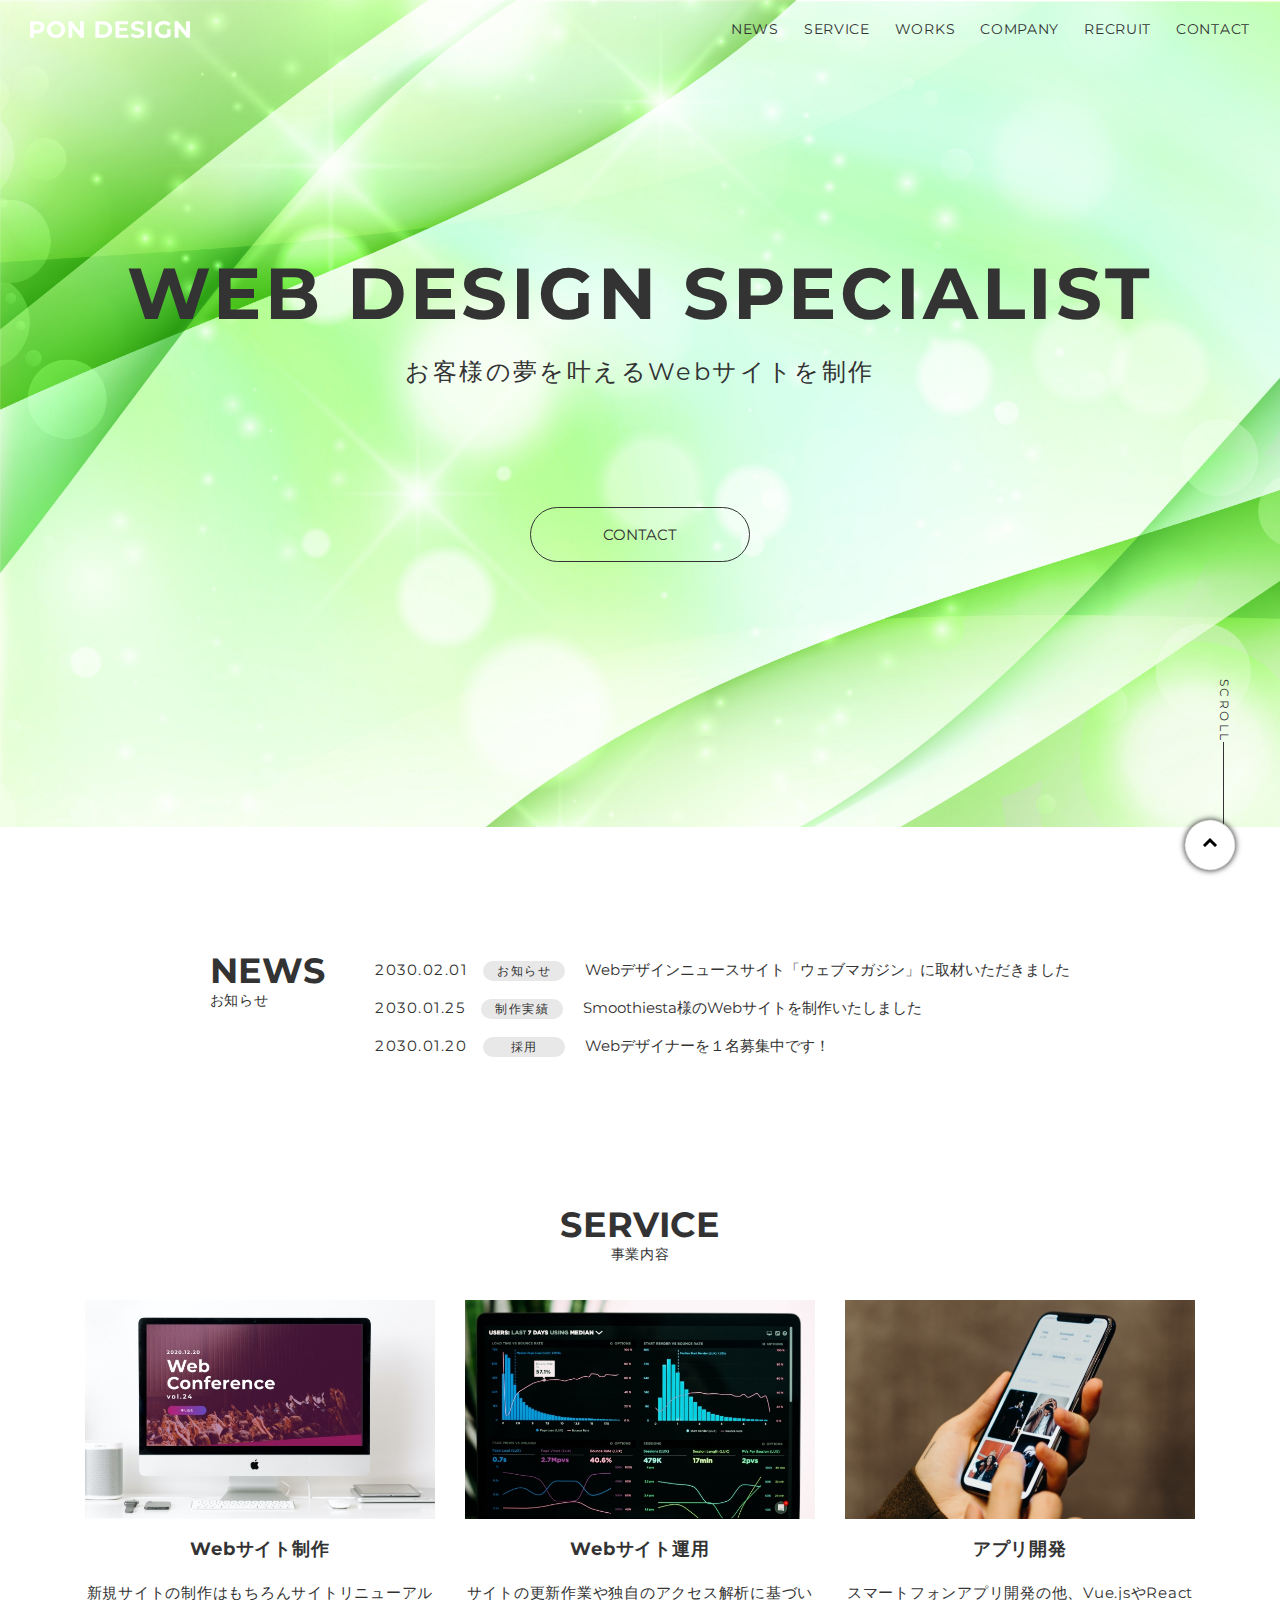
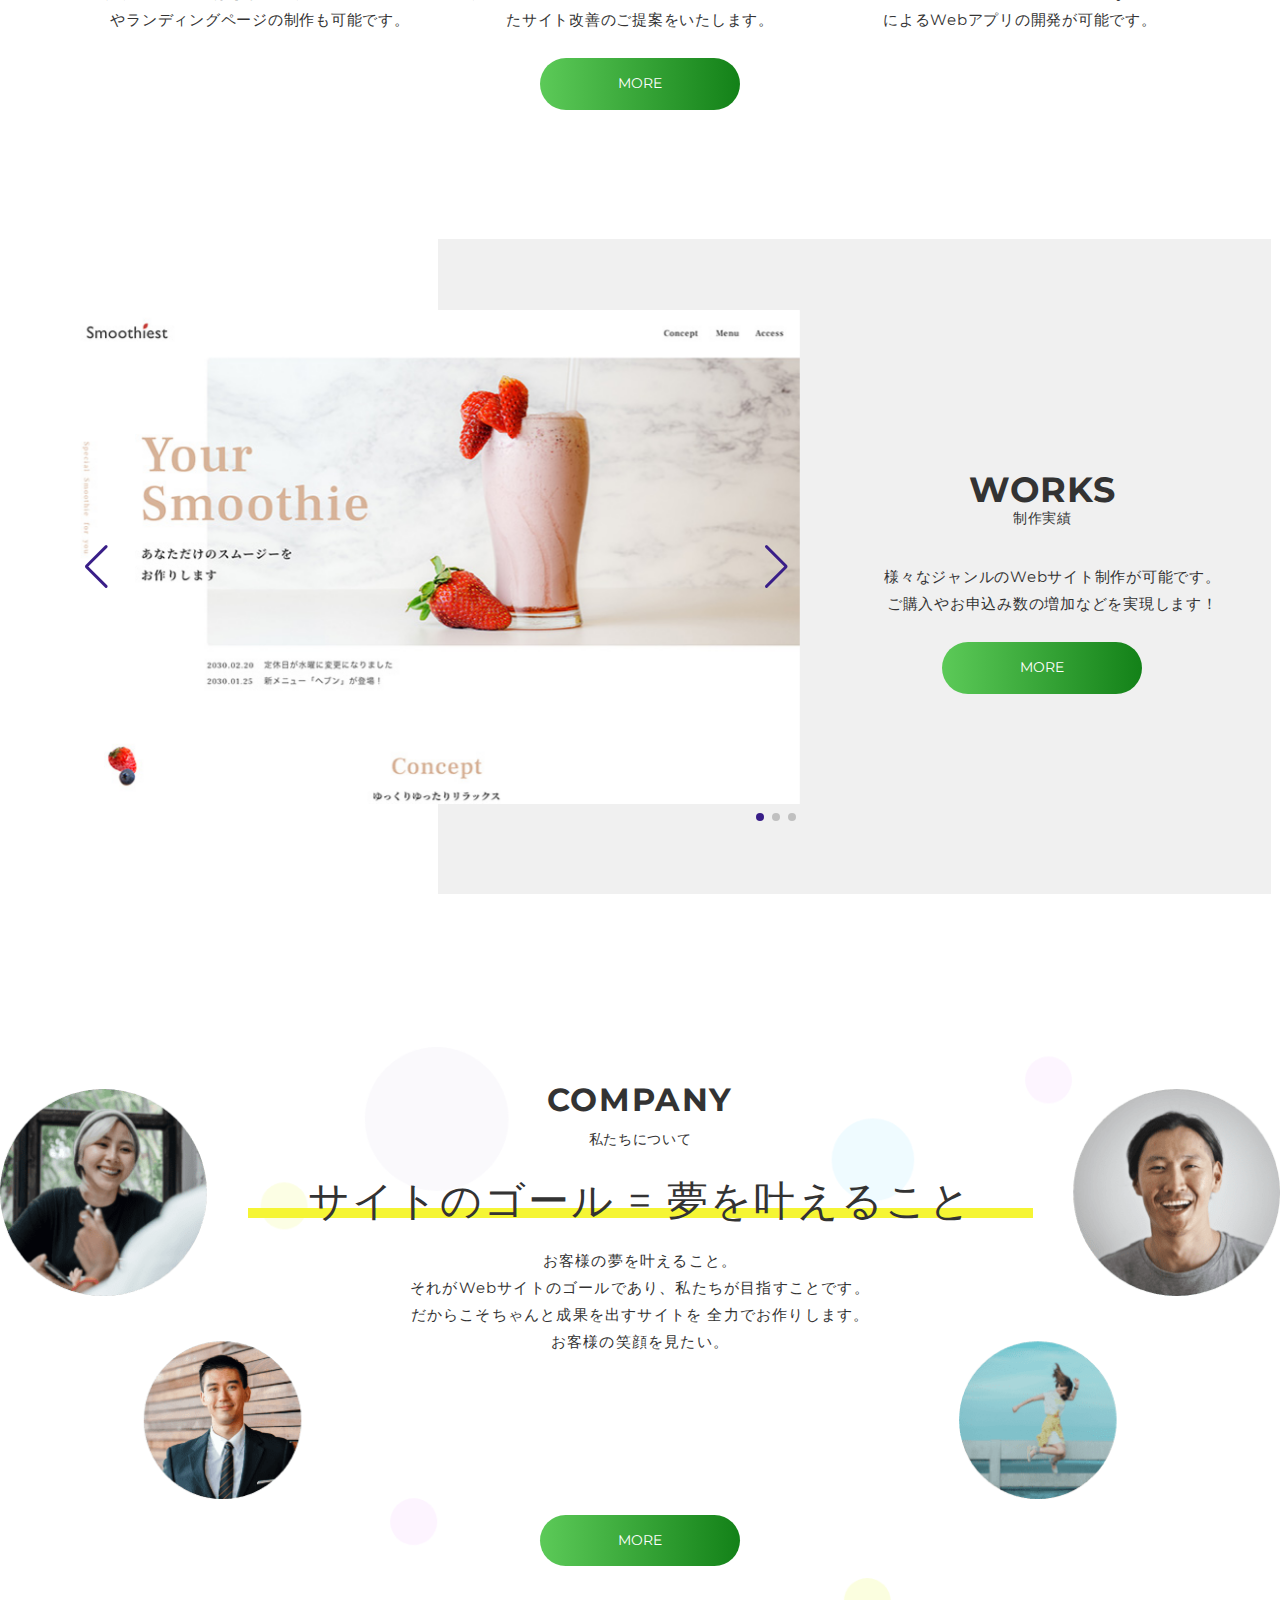
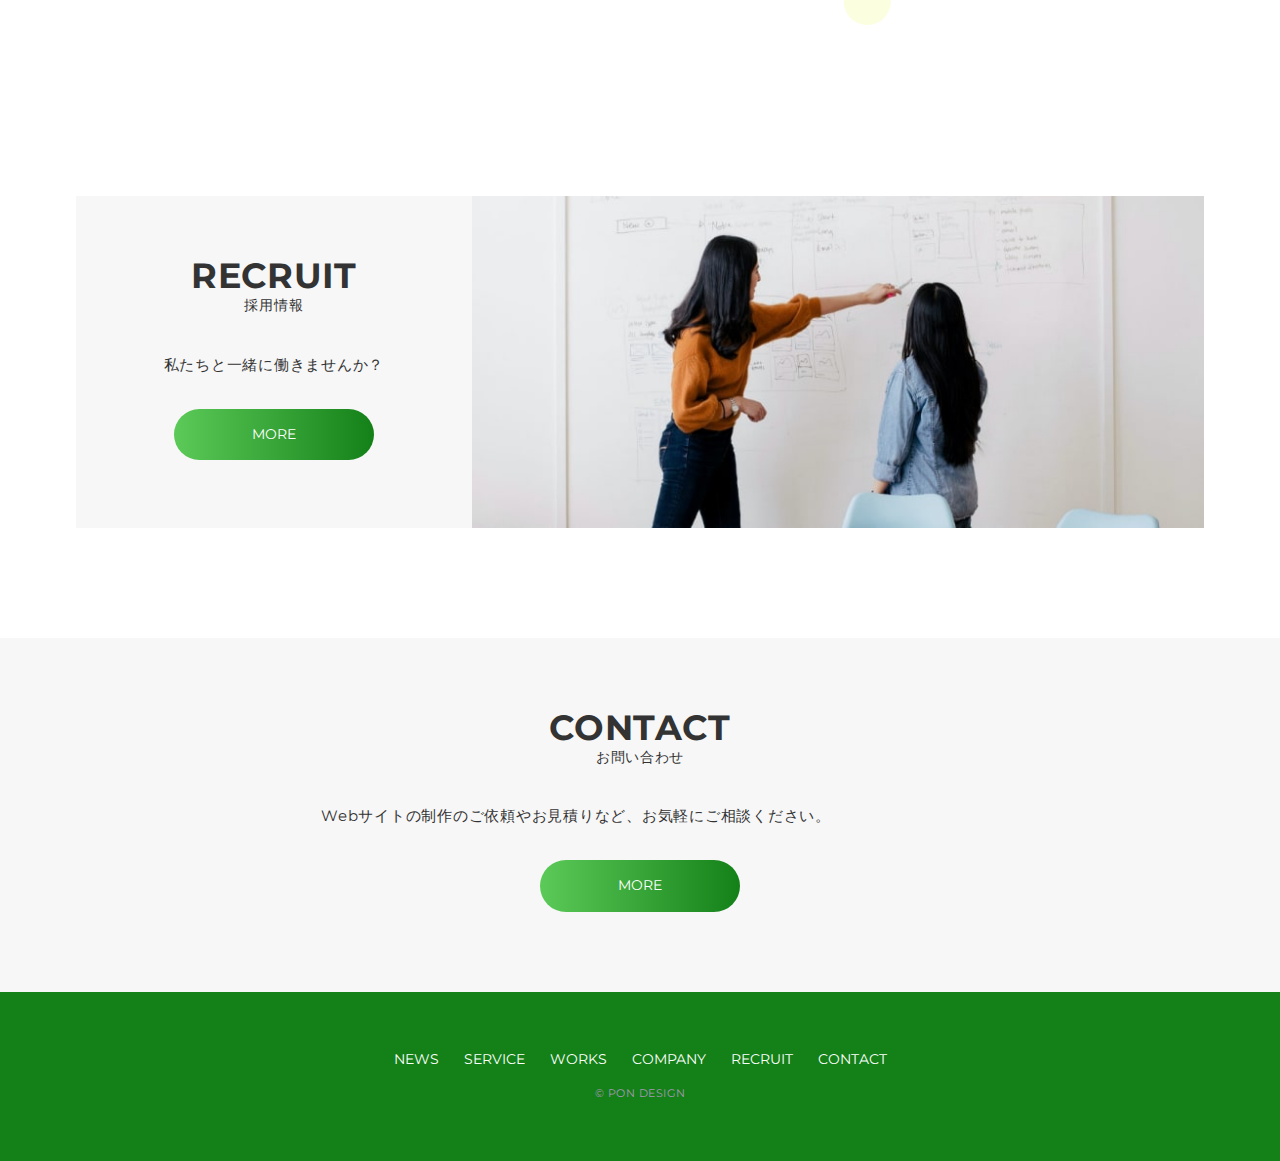
<file: pon_design/index.html>
<!DOCTYPE html>
<html lang="ja">
<head>
    <meta charset="UTF-8">
    <meta name="viewport" content="width=device-width, initial-scale=1.0">
    <meta name="robots" content="noindex , nofollow">
    <meta name="description" content="お客様の夢を叶えるWebサイトを制作">
    <meta property="og:title" content="pon_design">
    <meta property="og:description" content="お客様の夢を叶えるWebサイトを制作">
    <meta property="og:site/name" content="pon_design">
    <meta property="og:url" content="http://127.0.0.1:5501/index.html">
    <meta property="og:image" content="./img/icon.png">
    <meta property="og:locale" content="ja-jp">
    <meta property="og:type" content="website">
    <title>pon_design</title>
    <link rel="stylesheet" href="CSS/reset.css">
    <link rel="stylesheet" href="CSS/swiper-bundle.min.css">
    <link rel="stylesheet" href="CSS/common.css">
    <link rel="stylesheet" href="CSS/style.css">
    <link rel="icon" href="img/favicon.ico" type="image/x-icon">
    <link rel="apple-touch-icon" sizes="180x180" href="img/apple-touch-icon.png">
    <link rel="preconnect" href="https://fonts.googleapis.com">
<link rel="preconnect" href="https://fonts.gstatic.com" crossorigin>
<link href="https://fonts.googleapis.com/css2?family=Montserrat:ital,wght@0,100..900;1,100..900&display=swap" rel="stylesheet">
<link rel="preconnect" href="https://fonts.googleapis.com">
<link rel="preconnect" href="https://fonts.gstatic.com" crossorigin>
<link href="https://fonts.googleapis.com/css2?family=Montserrat:ital,wght@0,100..900;1,100..900&family=Noto+Sans+JP:wght@100..900&display=swap" rel="stylesheet">
</head>
<body>
    <!-- ヘッダー -->
    <header id="top" class="top-pg__header .header">
        <div class="header__area" id="header">
        <h1 class="site-title"><a href="index.html"><img src="img/logo.svg" alt="PON DESIGN"></a></h1>

        <div class="nav__toggle">
            <span></span>
            <span></span>
            <span></span>
        </div>
        <ul class="nav">
            <li><a href="news.html">NEWS</a></li>
            <li><a href="service.html">SERVICE</a></li>
            <li><a href="works.html">WORKS</a></li>
            <li><a href="company.html">COMPANY</a></li>
            <li><a href="recruit.html">RECRUIT</a></li>
            <li><a href="contact.html">CONTACT</a></li>
        </ul>
        </div>
        <div class="top__area">
        <h2 class="top__title">WEB DESIGN SPECIALIST</h2>
        <p class="top__sub-title">お客様の夢を叶えるWebサイトを制作</p>
        <div class="button"><a href="contact.html">CONTACT</a></div>
        </div>
        <div class="scroll">
            <span>SCROLL</span>
        </div>
        
    </header>

    <main>
        <!-- NEWS -->
        <section id="news" class="news">
            <div class="news__area">
            <div class="section__title">
            <h3 class="en__title">NEWS</h3>
            <p class="jp__title">お知らせ</p>
            </div>
        <ul class="post">
        <li>
            <a href="news.html">
            <div class="post__list">
            <span>2030.02.01</span>
            <span class="news__bun">お知らせ</span>
            </div>
            <p>Webデザインニュースサイト「ウェブマガジン」に取材いただきました</p>
            </a>
        </li>
        <li>
            <a href="works.html">
            <div class="post__list">
            <span>2030.01.25</span>
            <span class="news__bun">制作実績</span>
            </div>
            <p>Smoothiesta様のWebサイトを制作いたしました</p>
            </a>
        </li>
        <li>
            <a href="recruit.html">
            <div class="post__list">
            <span>2030.01.20</span>
            <span class="news__bun">採用</span>
            </div>
            <p>Webデザイナーを１名募集中です！</p></a>
            </li>
            </ul>
        </div>
        </section>

        <!-- service -->
        <section class="service">
            <h3 class="en__title">SERVICE</h3>
            <p class="jp__title">事業内容</p>
            <ul class="service__area">
                <li><img src="img/service01.jpg" alt="Webサイト制作"><h4 class="service__title">Webサイト制作</h4>
                <p class="service__text">新規サイトの制作はもちろんサイトリニューアルやランディングページの制作も可能です。</p></li>
                <li><img src="img/service02.jpg" alt="Webサイト運用"><h4 class="service__title">Webサイト運用</h4>
                <p class="service__text">サイトの更新作業や独自のアクセス解析に基づいたサイト改善のご提案をいたします。</p></li>
                <li><img src="img/service03.jpg" alt="アプリ開発"><h4 class="service__title">アプリ開発</h4>
                <p class="service__text">スマートフォンアプリ開発の他、Vue.jsやReactによるWebアプリの開発が可能です。</p></li>
            </ul>
            <div class="button"><a href="service.html">MORE</a></div>
        </section>

        <!-- WORKS -->
        <section class="works">
            <div class="container">
            <div class="swiper">
            <div class="swiper-wrapper">
                <div class="swiper-slide"><img src="img/works/smoothiesta.jpg" alt="smoothiestaのHP写真"></div>
                <div class="swiper-slide"><img src="img/works/lamina.jpg" alt="HP写真"></div>
                <div class="swiper-slide"><img src="img/works/web-conference.jpg" alt="HP写真"></div>
            </div>
            <!-- ページネーション -->
            <div class="swiper-pagination"></div>
            <!-- 矢印 -->
            <div class="swiper-button-prev"></div>
            <div class="swiper-button-next"></div>
            </div>
            <div class="works__area">
                <div class="works__desc">
                <h3 class="en__title">WORKS</h3>
            <p class="jp__title">制作実績</p>
            <p class="works__text">様々なジャンルのWebサイト制作が可能です。<br>ご購入やお申込み数の増加などを実現します！</p>
            <div class="button"><a href="works.html">MORE</a></div>
            </div>
            </div>
            </div>
        </section>

        <!-- COMPANY -->
        <section id="top-company" class="company">
            <h3 class="en__title">COMPANY</h3>
            <p class="jp__title">私たちについて</p>
            <p class="company__heading"><span>サイトのゴール = </span><span>夢を叶えること</span></p>
            <p class="company__text">お客様の夢を叶えること。<br>それがWebサイトのゴールであり、私たちが目指すことです。<br>だからこそちゃんと成果を出すサイトを 全力でお作りします。<br>お客様の笑顔を見たい。</p>
            <div class="button"><a href="company.html">MORE</a></div>
        </section>

        <!-- RECRUIT -->
        <section class="recruit">
            <div class="recruit__desc">
                <h3 class="en__title">RECRUIT</h3>
            <p class="jp__title">採用情報</p>
            <p class="recruit__text">私たちと一緒に働きませんか？</p>
            <div class="button"><a href="recruit.html">MORE</a></div>
            </div>
            <div class="recruit__img"><img src="img/recruit.jpg" alt="2人の女性"></div>
        </section>

        <!-- CONTACT -->
        <section class="contact">
            <h3 class="en__title">CONTACT</h3>
            <p class="jp__title">お問い合わせ</p>
            <p class="contact__text">Webサイトの制作のご依頼やお見積りなど、お気軽にご相談ください。</p>
            <div class="button"><a href="recruit.html">MORE</a></div>
        </section>
    </main>
    <!-- フッター -->
    <footer class="footer">
        <ul class="nav">
            <li><a href="news.html">NEWS</a></li>
            <li><a href="service.html">SERVICE</a></li>
            <li><a href="works.html">WORKS</a></li>
            <li><a href="company.html">COMPANY</a></li>
            <li><a href="recruit.html">RECRUIT</a></li>
            <li><a href="contact.html">CONTACT</a></li>
        </ul>
        <p class="small">&copy; PON DESIGN</p>
        <a href="#top" id="js-pagetop" class="pagetop"><span class="pagetop__arrow"></span>
        </a>
        
    </footer> 
    <script src="./JS/jquery-3.7.1.min.js"></script>
    <script src="./JS/swiper-bundle.min.js"></script>
    <script src="./JS/script.js"></script>
</body>
</html>
</file>
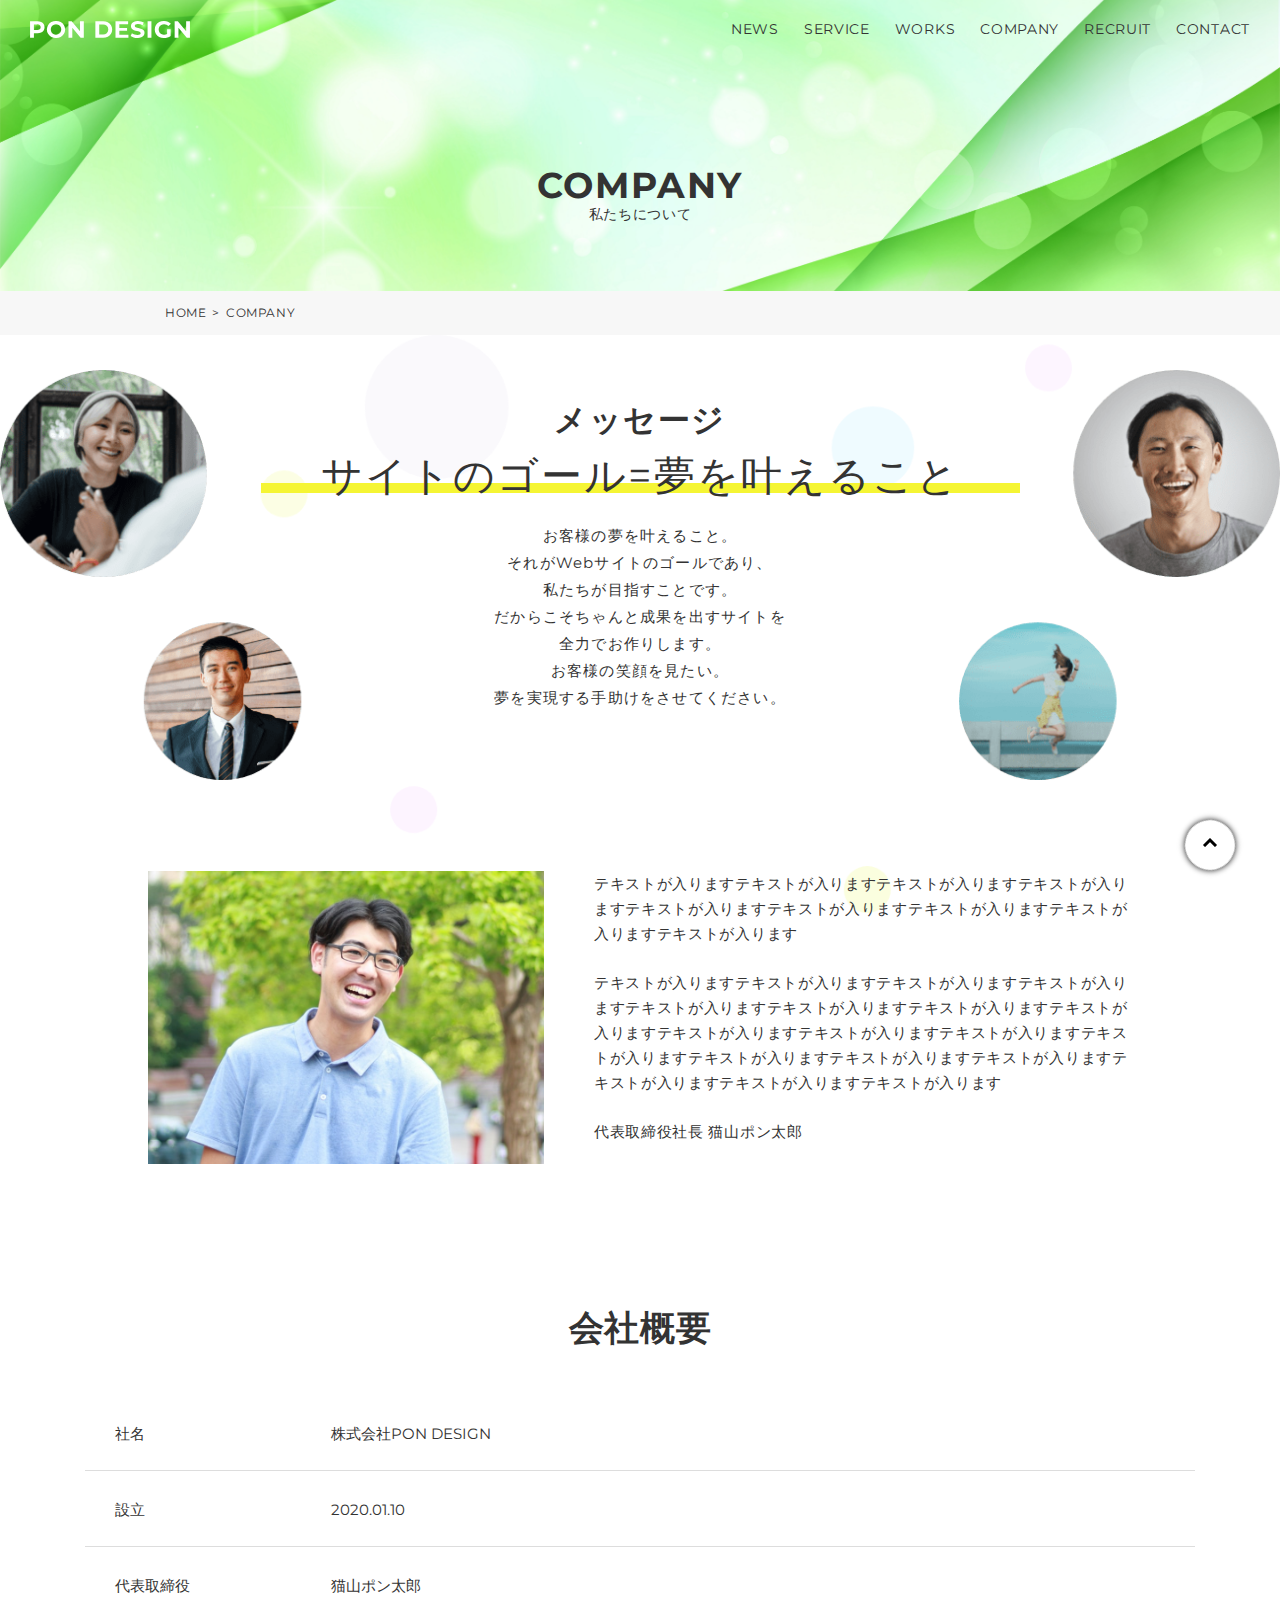
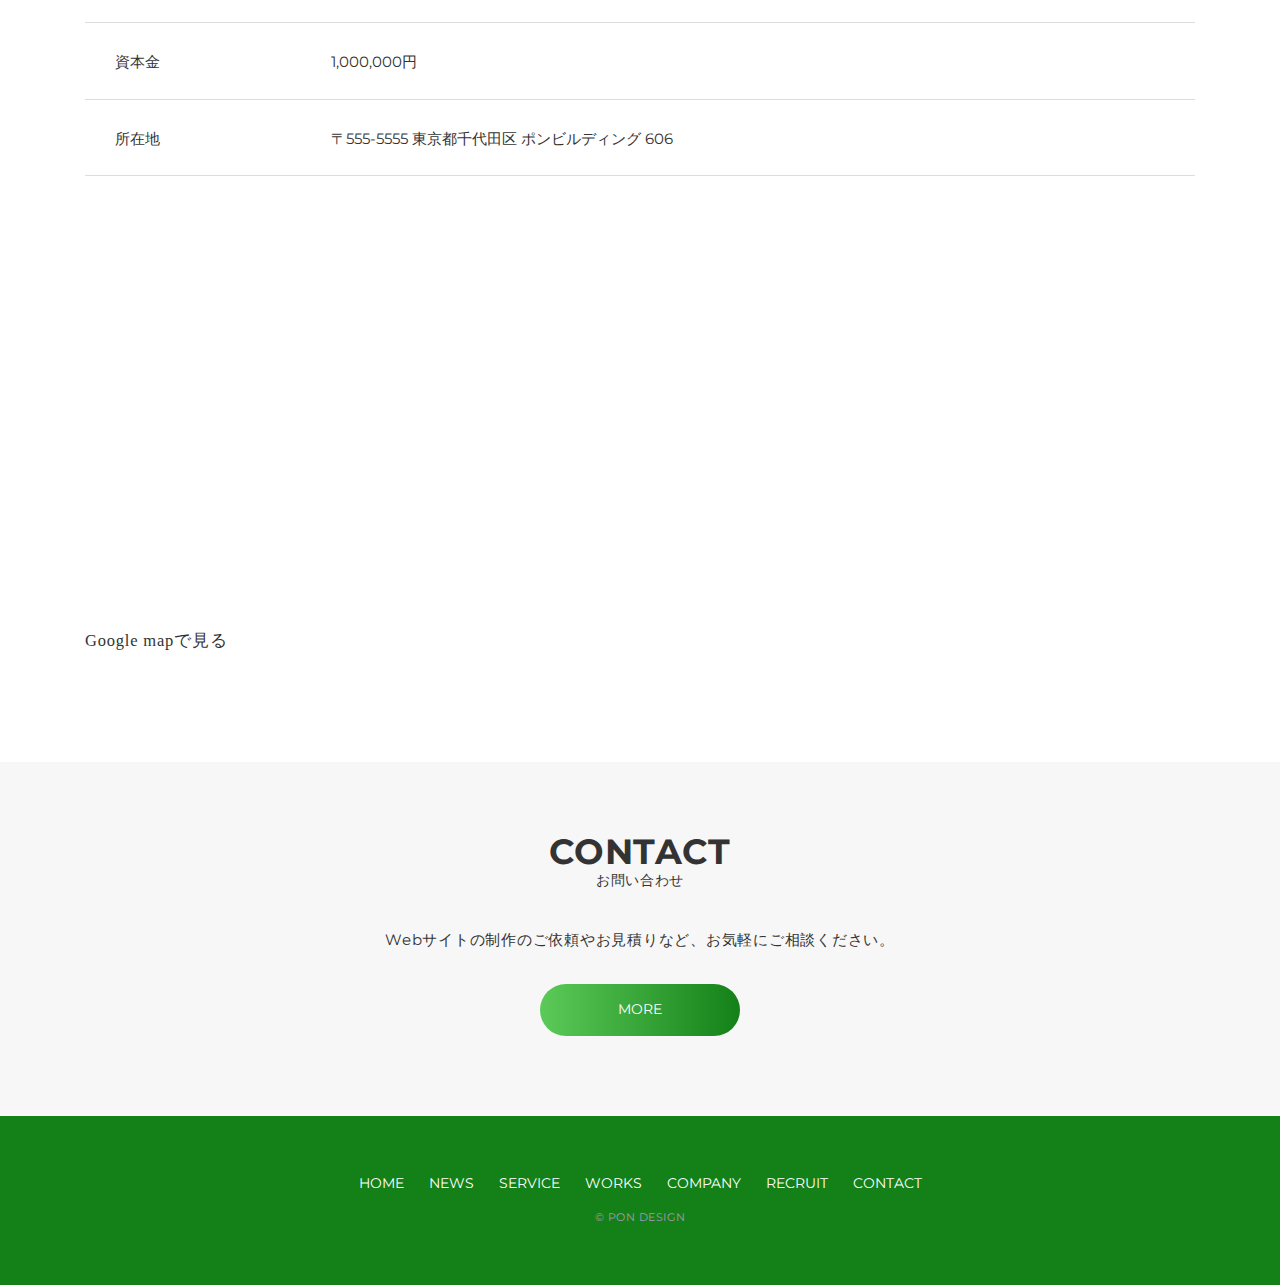
<file: pon_design/company.html>
<!DOCTYPE html>
<html lang="ja">
<head>
    <meta charset="UTF-8">
    <meta name="viewport" content="width=device-width, initial-scale=1.0">
    <meta name="robots" content="noindex , nofollow">
    <meta name="description" content="お客様の夢を叶えるWebサイトを制作">
    <meta property="og:title" content="COMPANY">
    <meta property="og:description" content="お客様の夢を叶えるWebサイトを制作">
    <meta property="og:site/name" content="pon_design">
    <meta property="og:url" content="http://127.0.0.1:5501/company.html">
    <meta property="og:image" content="./img/ogp.png">
    <meta property="og:locale" content="ja-jp">
    <meta property="og:type" content="article">
    <title>COMPANY</title>
    <link rel="stylesheet" href="CSS/reset.css">
    <link rel="stylesheet" href="CSS/common.css">
    <link rel="stylesheet" href="CSS/style.css">
    <link rel="icon" href="img/favicon.ico" type="image/x-icon">
    <link rel="apple-touch-icon" sizes="180x180" href="img/apple-touch-icon.png">
    <link rel="preconnect" href="https://fonts.googleapis.com">
<link rel="preconnect" href="https://fonts.gstatic.com" crossorigin>
<link href="https://fonts.googleapis.com/css2?family=Montserrat:ital,wght@0,100..900;1,100..900&display=swap" rel="stylesheet">
<link rel="preconnect" href="https://fonts.googleapis.com">
<link rel="preconnect" href="https://fonts.gstatic.com" crossorigin>
<link href="https://fonts.googleapis.com/css2?family=Montserrat:ital,wght@0,100..900;1,100..900&family=Noto+Sans+JP:wght@100..900&display=swap" rel="stylesheet">
</head>
<body>
    <!-- ヘッダー -->
    <header id="top" class="header">
        <div class="header__area" id="header">
        <h1 class="site-title"><a href="index.html"><img src="img/logo.svg" alt="PON DESIGN"></a></h1>

        <div class="nav__toggle">
            <span></span>
            <span></span>
            <span></span>
        </div>

        <ul class="nav">
            <li><a href="news.html">NEWS</a></li>
            <li><a href="service.html">SERVICE</a></li>
            <li><a href="works.html">WORKS</a></li>
            <li><a href="company.html">COMPANY</a></li>
            <li><a href="recruit.html">RECRUIT</a></li>
            <li><a href="contact.html">CONTACT</a></li>
        </ul>
        </div>
        <div class="top__area">
        <h2 class="top__title">COMPANY</h2>
        <p class="top__sub-title">私たちについて</p>
        </div>
    </header>
    <nav>
        <ol class="breadcrumd">
            <li><a href="index.html">HOME</a></li>
            <li>COMPANY</li>
        </ol>
    </nav>

    <main>
            <section class="company">
                <h3 class="en__title">メッセージ</h3>
                <p class="company__heading"><span>サイトのゴール=</span><span>夢を叶えること</span></p>
                <p class="company__text">お客様の夢を叶えること。<br> それがWebサイトのゴールであり、<br class="sp">私たちが目指すことです。<br> だからこそちゃんと成果を出すサイトを<br class="sp">全力でお作りします。<br> お客様の笑顔を見たい。<br>夢を実現する手助けをさせてください。</p>
                <div class="company__inner">
                    <div class="company__img"><img src="img/ceo.jpg" alt="CEO">
                    </div>
                    <div class="company__inner-text"><p>テキストが入りますテキストが入りますテキストが入りますテキストが入りますテキストが入りますテキストが入りますテキストが入りますテキストが入りますテキストが入ります</p>
                        <p>テキストが入りますテキストが入りますテキストが入りますテキストが入りますテキストが入りますテキストが入りますテキストが入りますテキストが入りますテキストが入りますテキストが入りますテキストが入りますテキストが入りますテキストが入りますテキストが入りますテキストが入りますテキストが入りますテキストが入りますテキストが入ります</p>
                        <p>代表取締役社長 猫山ポン太郎</p>
                    </div>    
                </div>
            </section>

            <section class="company__desc">
                <h3 class="en__title">会社概要</h3>

                <dl>
                    <div class="company__list">
                    <dt class="company-desc__title">社名</dt>
                    <dd>株式会社PON DESIGN</dd>
                    </div>
                    <div class="company__list">
                    <dt class="company-desc__title">設立</dt>
                    <dd>2020.01.10</dd>
                    </div>
                    <div class="company__list">
                    <dt class="company-desc__title">代表取締役</dt>
                    <dd>猫山ポン太郎</dd>
                    </div>
                    <div class="company__list">
                    <dt class="company-desc__title">資本金</dt>
                    <dd class=".hiragino">1,000,000円</dd>
                    </div>
                    <div class="company__list">
                    <dt class="company-desc__title">所在地</dt>
                    <dd class=".hiragino">〒555-5555 東京都千代田区 ポンビルディング 606</dd>
                    </div>
                </dl>
                <div class="map">
                    <iframe src="https://www.google.com/maps/embed?pb=!1m18!1m12!1m3!1d1662975.6182059476!2d138.4505833550131!3d35.50429666724065!2m3!1f0!2f0!3f0!3m2!1i1024!2i768!4f13.1!3m3!1m2!1s0x605d1b87f02e57e7%3A0x2e01618b22571b89!2z5p2x5Lqs6YO9!5e0!3m2!1sja!2sjp!4v1725447350774!5m2!1sja!2sjp" width="600" height="450" style="border:0;" allowfullscreen="" loading="lazy" referrerpolicy="no-referrer-when-downgrade"></iframe>
                </div>
                <p class="map__text">Google mapで見る</p>
            </section>

            
    <!-- CONTACT -->
    <section class="contact">
        <h3 class="en__title">CONTACT</h3>
        <p class="jp__title">お問い合わせ</p>
        <p class="recruit__text">Webサイトの制作のご依頼やお見積りなど、お気軽にご相談ください。</p>
        <div class="button"><a href="contact.html">MORE</a></div>
    </section>
</main>

<!-- フッター -->
<footer class="footer">
    <ul class="nav">
        <li><a href="index.html">HOME</a></li>
        <li><a href="news.html">NEWS</a></li>
        <li><a href="service.html">SERVICE</a></li>
        <li><a href="works.html">WORKS</a></li>
        <li><a href="company.html">COMPANY</a></li>
        <li><a href="recruit.html">RECRUIT</a></li>
        <li><a href="contact.html">CONTACT</a></li>
    </ul>
    <p class="small">&copy; PON DESIGN</p>
    <a href="#top" id="js-pagetop" class="pagetop"><span class="pagetop__arrow"></span>
    </a>
</footer> 
<script src="./JS/jquery-3.7.1.min.js"></script>
<script src="./JS/script.js"></script>
</body>
</html>
</file>
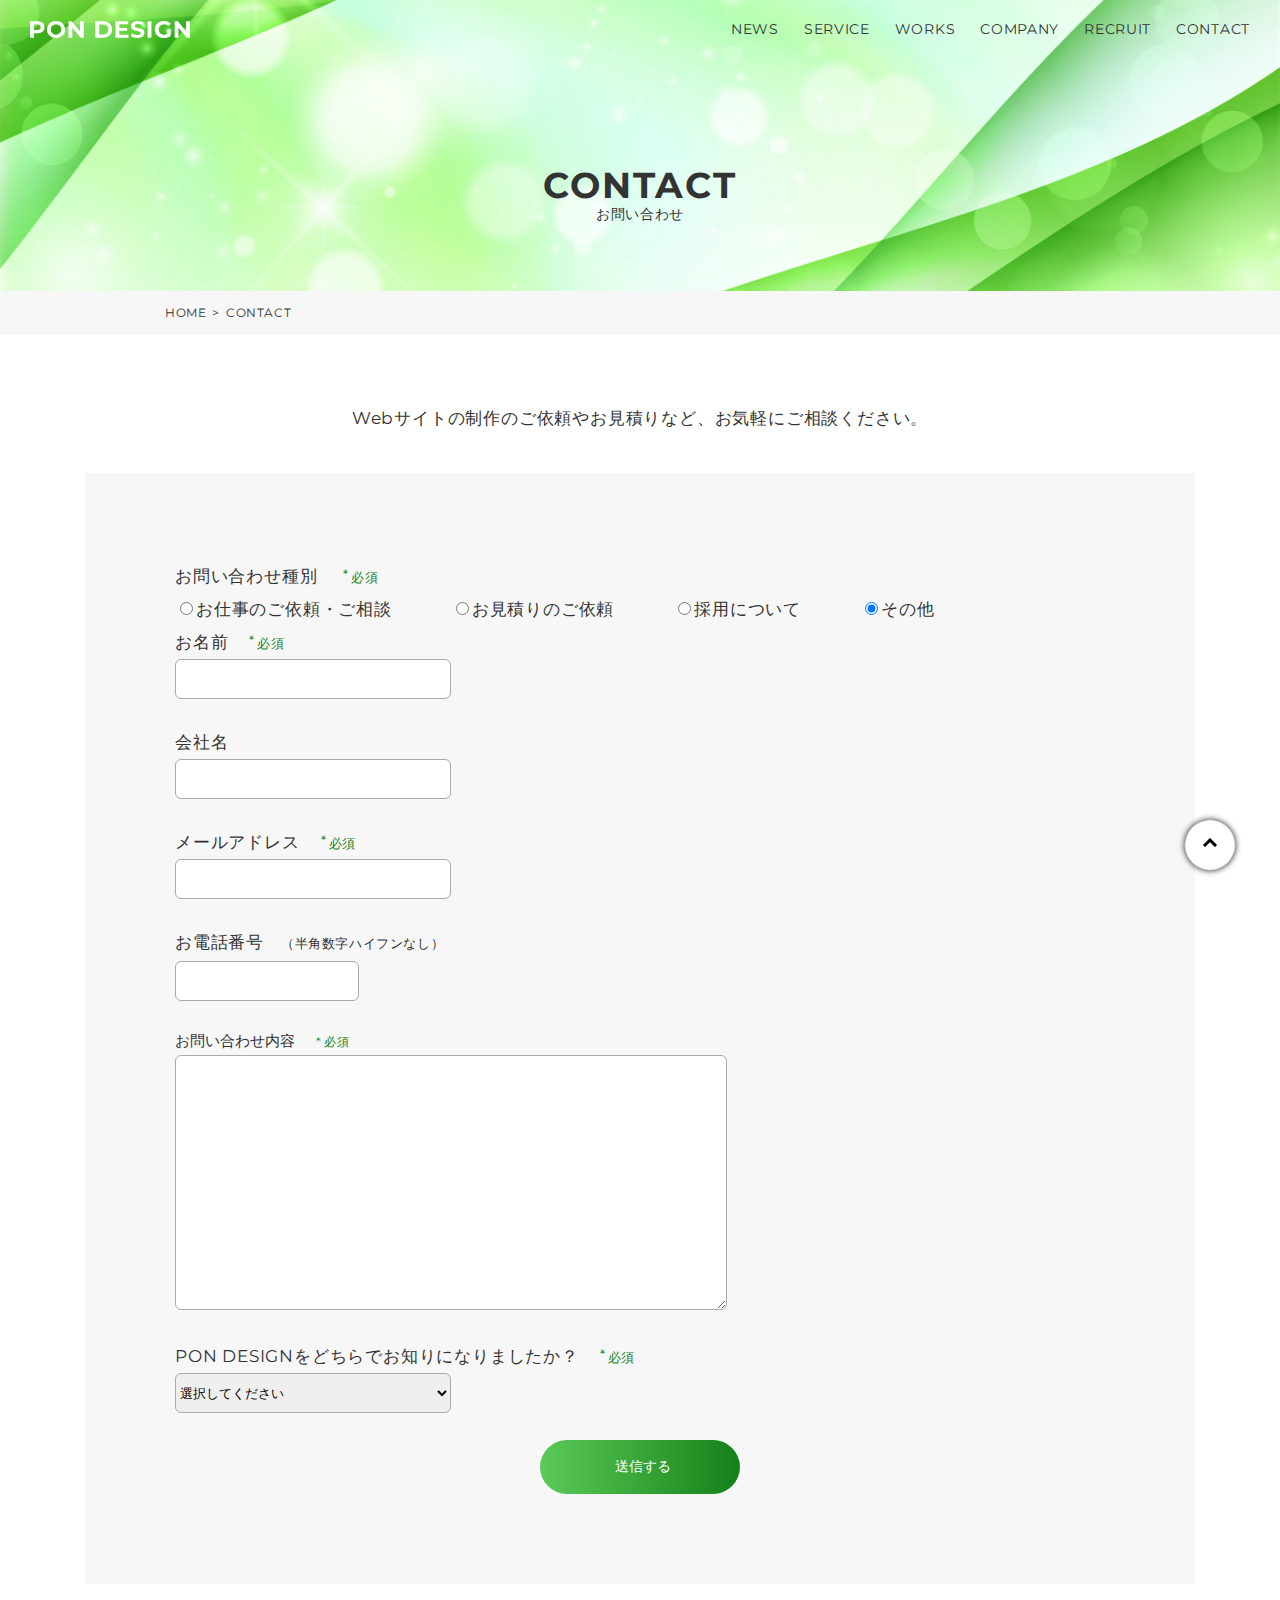
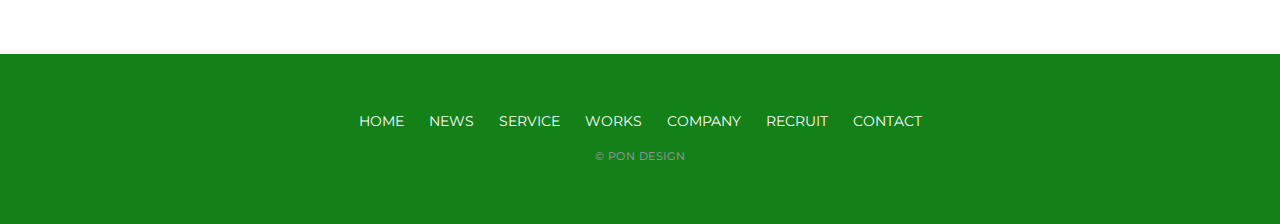
<file: pon_design/contact.html>
<!DOCTYPE html>
<html lang="ja">
<head>
    <meta charset="UTF-8">
    <meta name="viewport" content="width=device-width, initial-scale=1.0">
    <meta name="robots" content="noindex , nofollow">
    <meta name="description" content="お客様の夢を叶えるWebサイトを制作">
    <meta property="og:title" content="CONTACT">
    <meta property="og:description" content="お客様の夢を叶えるWebサイトを制作">
    <meta property="og:site/name" content="pon_design">
    <meta property="og:url" content="http://127.0.0.1:5501/contact.html">
    <meta property="og:image" content="./img/ogp.png">
    <meta property="og:locale" content="ja-jp">
    <meta property="og:type" content="article">
    <title>CONTACT</title>
    <link rel="stylesheet" href="CSS/reset.css">
    <link rel="stylesheet" href="CSS/common.css">
    <link rel="stylesheet" href="CSS/style.css">
    <link rel="icon" href="img/favicon.ico" type="image/x-icon">
    <link rel="apple-touch-icon" sizes="180x180" href="img/apple-touch-icon.png">
    <link rel="preconnect" href="https://fonts.googleapis.com">
<link rel="preconnect" href="https://fonts.gstatic.com" crossorigin>
<link href="https://fonts.googleapis.com/css2?family=Montserrat:ital,wght@0,100..900;1,100..900&display=swap" rel="stylesheet">
<link rel="preconnect" href="https://fonts.googleapis.com">
<link rel="preconnect" href="https://fonts.gstatic.com" crossorigin>
<link href="https://fonts.googleapis.com/css2?family=Montserrat:ital,wght@0,100..900;1,100..900&family=Noto+Sans+JP:wght@100..900&display=swap" rel="stylesheet">
</head>
<body>
    <!-- ヘッダー -->
    <header id="top" class="header">
        <div class="header__area" id="header">
        <h1 class="site-title"><a href="index.html"><img src="img/logo.svg" alt="PON DESIGN"></a></h1>
        <div class="nav__toggle">
            <span></span>
            <span></span>
            <span></span>
        </div>

        <ul class="nav">
            <li><a href="news.html">NEWS</a></li>
            <li><a href="service.html">SERVICE</a></li>
            <li><a href="works.html">WORKS</a></li>
            <li><a href="company.html">COMPANY</a></li>
            <li><a href="recruit.html">RECRUIT</a></li>
            <li><a href="contact.html">CONTACT</a></li>
        </ul>
        </div>
        <div class="top__area">
        <h2 class="top__title">CONTACT</h2>
        <p class="top__sub-title">お問い合わせ</p>
        </div>
    </header>
    <nav>
        <ol class="breadcrumd">
            <li><a href="index.html">HOME</a></li>
            <li>CONTACT</li>
        </ol>
    </nav>

    <section class="contact-page">
    
    <p class="contact__lead">Webサイトの制作のご依頼やお見積りなど、<br>お気軽にご相談ください。</p>

    <div class="form">
    <form action="/from.php" method="post" class="form__area">
        <div class="contact__item  type">
            <label class="contact__item-title" >お問い合わせ種別 <span class="contact__item__caution">必須</span></label><br>
        <label><input type="radio" name="種別" value="request" checked="checked">お仕事のご依頼・ご相談</label>
        <label><input type="radio" name="種別" value="mitumori" checked="checked">お見積りのご依頼</label>
        <label><input type="radio" name="種別" value="recruit" checked="checked">採用について</label>
        <label><input type="radio" name="種別" value="others" checked="checked">その他</label>
        <div class="contact__item">
        <label>お名前<span class="contact__item__caution">必須</span></label><br>
        <input class="border" type="text" name="name">
        </div>
        <div class="contact__item">
            <label>会社名</label><br>
            <input class="border" type="text" name="company">
        </div>
        <div class="contact__item">
            <label>メールアドレス<span class="contact__item__caution">必須</span></label><br>
            <input class="border" type="text" name="mail">
        </div>
        <div class="contact__item">
            <label>お電話番号<span class="contact__item__small">（半角数字ハイフンなし）</span></label><br>
            <input class="border--tell" type="text" name="tell">
        </div>
        <div class="contact__item">
                <p class="contact__area">お問い合わせ内容<span class="contact__item__caution">必須</span><br>
                    <textarea name="お問い合わせ内容" id="contact"></textarea>
                </p>
        </div>
        <div class="select">
            <label>PON DESIGNをどちらでお知りになりましたか？<span class="contact__item__caution">必須</span></label><br>
            <select class="border" name="where" id="where-select">
                <option value="">選択してください</option>
                <option value="Google/Yahoo検索">Google/Yahoo検索</option>
                <option value="SNS">SNS</option>
                <option value="ブログ">ブログ</option>
                <option value="友人や知人">友人や知人</option>
                <option value="その他">その他</option>
            </select>
        </div>
        </div>
    
    </form>
    <div class="submit">
        <input type="submit" value="送信する">
    </div>
</div>
</section>


        
    <!-- フッター -->
<footer class="footer">
    <ul class="nav">
        <li><a href="index.html">HOME</a></li>
        <li><a href="news.html">NEWS</a></li>
        <li><a href="service.html">SERVICE</a></li>
        <li><a href="works.html">WORKS</a></li>
        <li><a href="company.html">COMPANY</a></li>
        <li><a href="recruit.html">RECRUIT</a></li>
        <li><a href="contact.html">CONTACT</a></li>
    </ul>
    <p class="small">&copy; PON DESIGN</p>
    <a href="#top" id="js-pagetop" class="pagetop"><span class="pagetop__arrow"></span>
    </a>
</footer> 
<script src="./JS/jquery-3.7.1.min.js"></script>
<script src="./JS/script.js"></script>
</body>
</html>
</file>
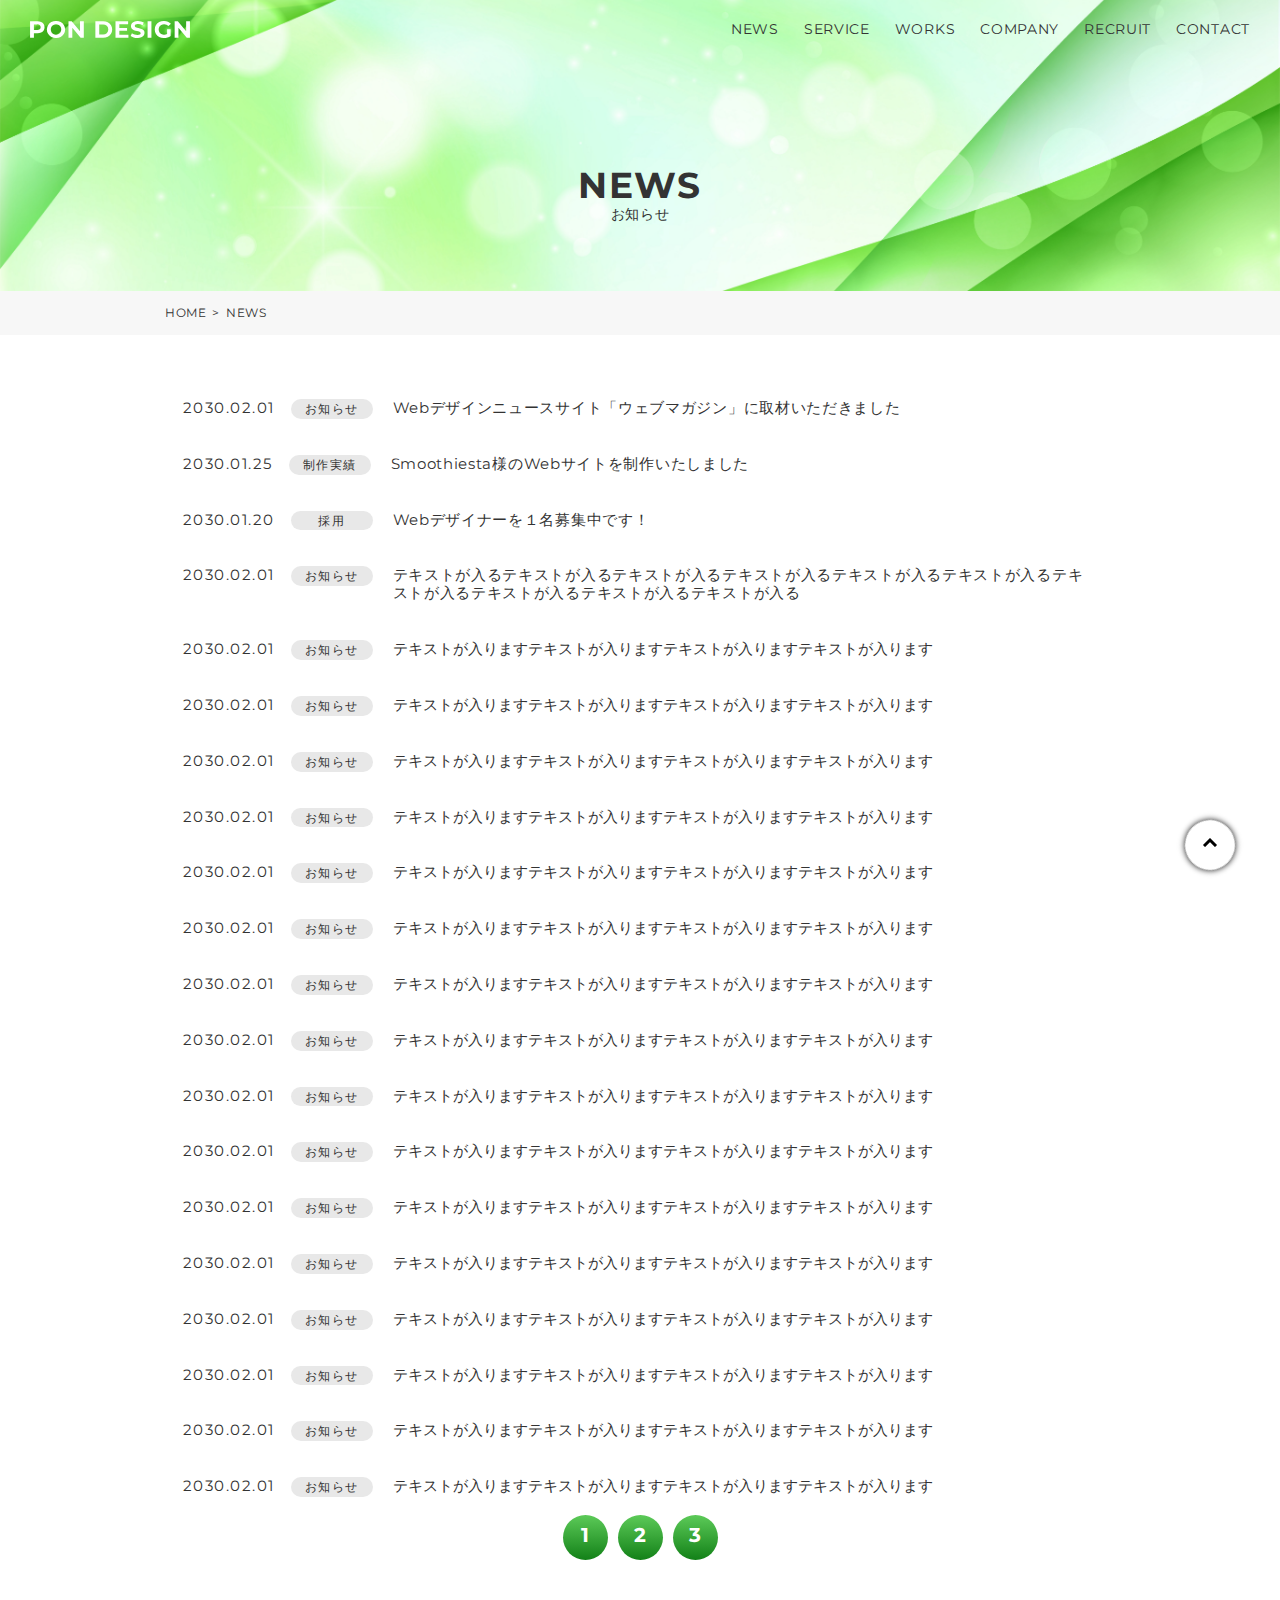
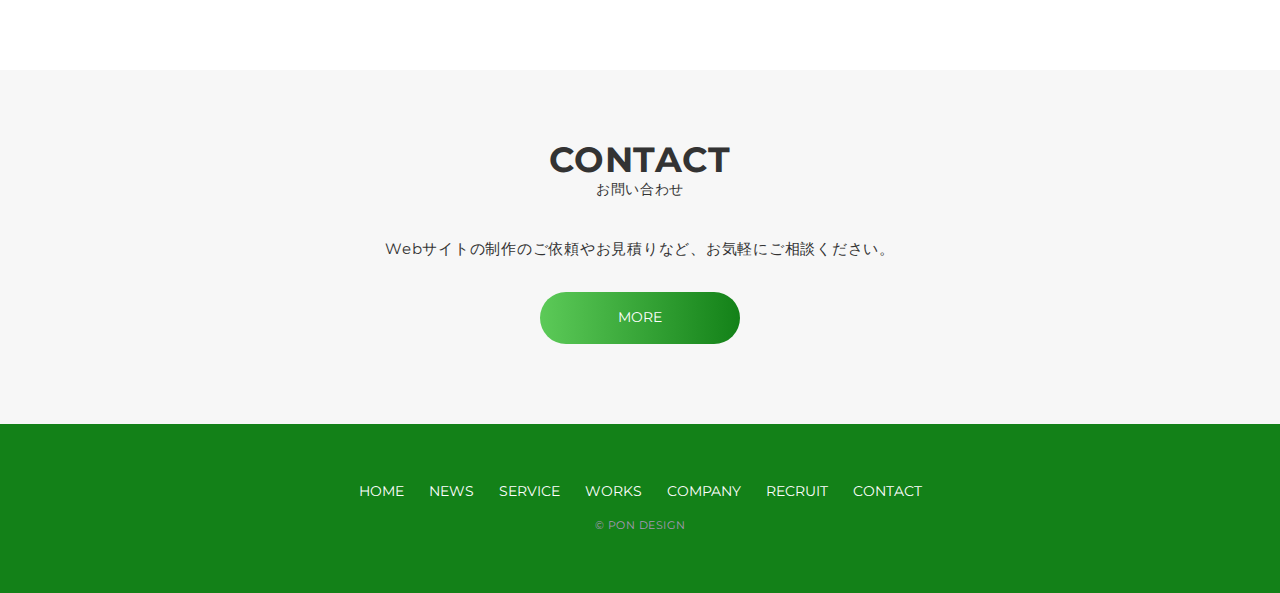
<file: pon_design/news.html>
<!DOCTYPE html>
<html lang="ja">
<head>
    <meta charset="UTF-8">
    <meta name="viewport" content="width=device-width, initial-scale=1.0">
    <meta name="robots" content="noindex , nofollow">
    <meta name="description" content="お客様の夢を叶えるWebサイトを制作">
    <meta property="og:title" content="NEWS">
    <meta property="og:description" content="お客様の夢を叶えるWebサイトを制作">
    <meta property="og:site/name" content="pon_design">
    <meta property="og:url" content="http://127.0.0.1:5501/news.html">
    <meta property="og:image" content="./img/ogp.png">
    <meta property="og:locale" content="ja-jp">
    <meta property="og:type" content="article">
    <title>NEWS</title>
    <link rel="stylesheet" href="CSS/reset.css">
    <link rel="stylesheet" href="CSS/common.css">
    <link rel="stylesheet" href="CSS/style.css">
    <link rel="icon" href="img/favicon.ico" type="image/x-icon">
    <link rel="apple-touch-icon" sizes="180x180" href="img/apple-touch-icon.png">
    <link rel="preconnect" href="https://fonts.googleapis.com">
<link rel="preconnect" href="https://fonts.gstatic.com" crossorigin>
<link href="https://fonts.googleapis.com/css2?family=Montserrat:ital,wght@0,100..900;1,100..900&display=swap" rel="stylesheet">
<link rel="canonical" href="http://127.0.0.1:5500/news.html">
<link rel="next" href="http://127.0.0.1:5500/article/article01.html">
<link rel="preconnect" href="https://fonts.googleapis.com">
<link rel="preconnect" href="https://fonts.gstatic.com" crossorigin>
<link href="https://fonts.googleapis.com/css2?family=Montserrat:ital,wght@0,100..900;1,100..900&family=Noto+Sans+JP:wght@100..900&display=swap" rel="stylesheet">
</head>
<body>
    <!-- ヘッダー -->
    <header id="top" class="header" >
        <div class="header__area" id="header">
        <h1 class="site-title"><a href="index.html"><img src="img/logo.svg" alt="PON DESIGN"></a></h1>

        <div class="nav__toggle">
            <span></span>
            <span></span>
            <span></span>
        </div>
        
        <ul class="nav">
            <li><a href="news.html">NEWS</a></li>
            <li><a href="service.html">SERVICE</a></li>
            <li><a href="works.html">WORKS</a></li>
            <li><a href="company.html">COMPANY</a></li>
            <li><a href="recruit.html">RECRUIT</a></li>
            <li><a href="contact.html">CONTACT</a></li>
        </ul>
        </div>
        <div class="top__area">
        <h2 class="top__title">NEWS</h2>
        <p class="top__sub-title">お知らせ</p>
        </div>
    </header>
    <nav>
        <ol class="breadcrumd">
            <li><a href="index.html">HOME</a></li>
            <li>NEWS</li>
        </ol>
    </nav>

    <!-- メイン -->
    <main>
        <section class="news">
            <ul class="post">
            <li class="post__list">
                <a href="article/article01.html">
                <div class="post__list">
                <span>2030.02.01</span>
                <span class="news__bun">お知らせ</span>
                </div>
                <p>Webデザインニュースサイト「ウェブマガジン」に取材いただきました</p>
                </a>
            </li>
            <li class="post__list">
                <a href="article/article01.html">
                <div class="post__list">
                <span>2030.01.25</span>
                <span class="news__bun">制作実績</span>
                </div>
                <p>Smoothiesta様のWebサイトを制作いたしました</p>
                </a>
            </li>
            <li class="post__list">
                <a href="article/article01.html">
                <div class="post__list">
                <span>2030.01.20</span>
                <span class="news__bun">採用</span>
                </div>
                <p>Webデザイナーを１名募集中です！</p>
                </a>
            </li>
            <li class="post__list">
                <a href="article/article01.html">
                <div class="post__list">
                <span>2030.02.01</span>
                <span class="news__bun">お知らせ</span>
                </div>
                <p>テキストが入るテキストが入るテキストが入るテキストが入るテキストが入るテキストが入るテキストが入るテキストが入るテキストが入るテキストが入る</p>
                </a>
            </li>
            <li class="post__list"></li>
                <a href="article/article01.html">
                <div class="post__list">
                <span>2030.02.01</span>
                <span class="news__bun">お知らせ</span>
                </div>
                <p>テキストが入りますテキストが入りますテキストが入りますテキストが入ります</p>
                </a>
            </li>
            <li class="post__list"></li>
                <a href="article/article01.html">
                <div class="post__list">
                <span>2030.02.01</span>
                <span class="news__bun">お知らせ</span>
                </div>
                <p>テキストが入りますテキストが入りますテキストが入りますテキストが入ります</p>
                </a>
            </li>
            <li class="post__list"></li>
            <a href="article/article01.html">
            <div class="post__list">
            <span>2030.02.01</span>
            <span class="news__bun">お知らせ</span>
            </div>
            <p>テキストが入りますテキストが入りますテキストが入りますテキストが入ります</p>
            </a>
            </li>
            <li class="post__list"></li>
                <a href="article/article01.html">
                <div class="post__list">
                <span>2030.02.01</span>
                <span class="news__bun">お知らせ</span>
                </div>
                <p>テキストが入りますテキストが入りますテキストが入りますテキストが入ります</p>
                </a>
            </li>
            <li class="post__list"></li>
                <a href="article/article01.html">
                <div class="post__list">
                <span>2030.02.01</span>
                <span class="news__bun">お知らせ</span>
                </div>
                <p>テキストが入りますテキストが入りますテキストが入りますテキストが入ります</p>
                </a>
            </li>
            <li class="post__list"></li>
                <a href="article/article01.html">
                <div class="post__list">
                <span>2030.02.01</span>
                <span class="news__bun">お知らせ</span>
                </div>
                <p>テキストが入りますテキストが入りますテキストが入りますテキストが入ります</p>
                </a>
            </li>
            <li class="post__list"></li>
                <a href="article/article01.html">
                <div class="post__list">
                <span>2030.02.01</span>
                <span class="news__bun">お知らせ</span>
                </div>
                <p>テキストが入りますテキストが入りますテキストが入りますテキストが入ります</p>
                </a>
            </li>
            <li class="post__list"></li>
                <a href="article/article01.html">
                <div class="post__list">
                <span>2030.02.01</span>
                <span class="news__bun">お知らせ</span>
                </div>
                <p>テキストが入りますテキストが入りますテキストが入りますテキストが入ります</p>
                </a>
            </li>
            <li class="post__list"></li>
                <a href="article/article01.html">
                <div class="post__list">
                <span>2030.02.01</span>
                <span class="news__bun">お知らせ</span>
                </div>
                <p>テキストが入りますテキストが入りますテキストが入りますテキストが入ります</p>
                </a>
            </li>
            <li class="post__list"></li>
                <a href="article/article01.html">
                <div class="post__list">
                <span>2030.02.01</span>
                <span class="news__bun">お知らせ</span>
                </div>
                <p>テキストが入りますテキストが入りますテキストが入りますテキストが入ります</p>
                </a>
            </li>
            <li class="post__list"></li>
                <a href="article/article01.html">
                <div class="post__list">
                <span>2030.02.01</span>
                <span class="news__bun">お知らせ</span>
                </div>
                <p>テキストが入りますテキストが入りますテキストが入りますテキストが入ります</p>
                </a>
            </li>
            <li class="post__list"></li>
                <a href="article/article01.html">
                <div class="post__list">
                <span>2030.02.01</span>
                <span class="news__bun">お知らせ</span>
                </div>
                <p>テキストが入りますテキストが入りますテキストが入りますテキストが入ります</p>
                </a>
            </li>
            <li class="post__list"></li>
                <a href="article/article01.html">
                <div class="post__list">
                <span>2030.02.01</span>
                <span class="news__bun">お知らせ</span>
                </div>
                <p>テキストが入りますテキストが入りますテキストが入りますテキストが入ります</p>
                </a>
            </li>
            <li class="post__list"></li>
                <a href="article/article01.html">
                <div class="post__list">
                <span>2030.02.01</span>
                <span class="news__bun">お知らせ</span>
                </div>
                <p>テキストが入りますテキストが入りますテキストが入りますテキストが入ります</p>
                </a>
            </li>
            <li class="post__list"></li>
                <a href="article/article01.html">
                <div class="post__list">
                <span>2030.02.01</span>
                <span class="news__bun">お知らせ</span>
                </div>
                <p>テキストが入りますテキストが入りますテキストが入りますテキストが入ります</p>
                </a>
            </li>
            <li class="post__list"></li>
                <a href="article/article01.html">
                <div class="post__list">
                <span>2030.02.01</span>
                <span class="news__bun">お知らせ</span>
                </div>
                <p>テキストが入りますテキストが入りますテキストが入りますテキストが入ります</p>
                </a>
            </li>
            </ul>
            </section>

            <ul class="pager">
                <li><a href="news.html">1</a></li>
                <li><a href="article/article01.html">2</a></li>
                <li><a href="#">3</a></li>
            </ul>

    <!-- CONTACT -->
    <section class="contact">
        <h3 class="en__title">CONTACT</h3>
        <p class="jp__title">お問い合わせ</p>
        <p class="recruit__text">Webサイトの制作のご依頼やお見積りなど、お気軽にご相談ください。</p>
        <div class="button"><a href="recruit.html">MORE</a></div>
    </section>
</main>

<!-- フッター -->
<footer class="footer">
    <ul class="nav">
        <li><a href="index.html">HOME</a></li>
        <li><a href="news.html">NEWS</a></li>
        <li><a href="service.html">SERVICE</a></li>
        <li><a href="works.html">WORKS</a></li>
        <li><a href="company.html">COMPANY</a></li>
        <li><a href="recruit.html">RECRUIT</a></li>
        <li><a href="contact.html">CONTACT</a></li>
    </ul>
    <p class="small">&copy; PON DESIGN</p>
    <a href="#top" id="js-pagetop" class="pagetop"><span class="pagetop__arrow"></span>
    </a>
</footer> 
<script src="./JS/jquery-3.7.1.min.js"></script>
<script src="./JS/script.js"></script>
</body>
</html>
</file>
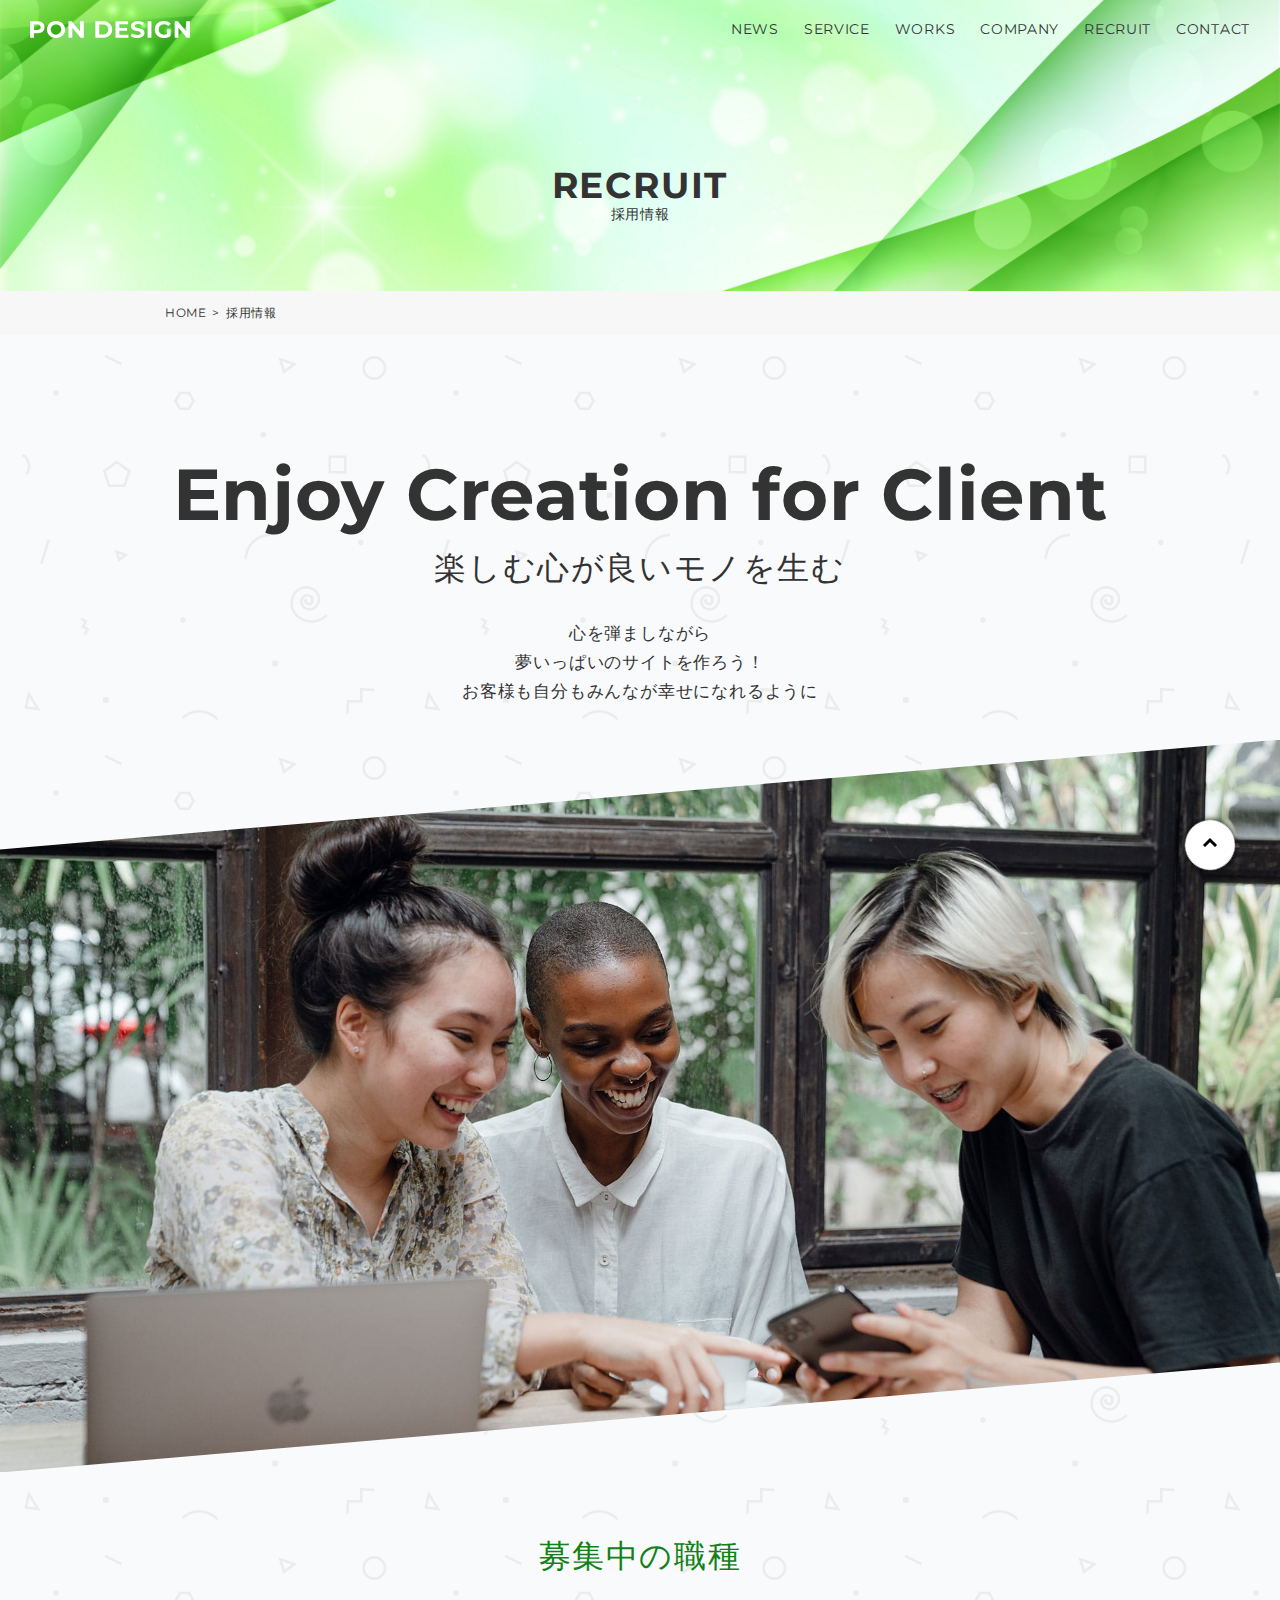
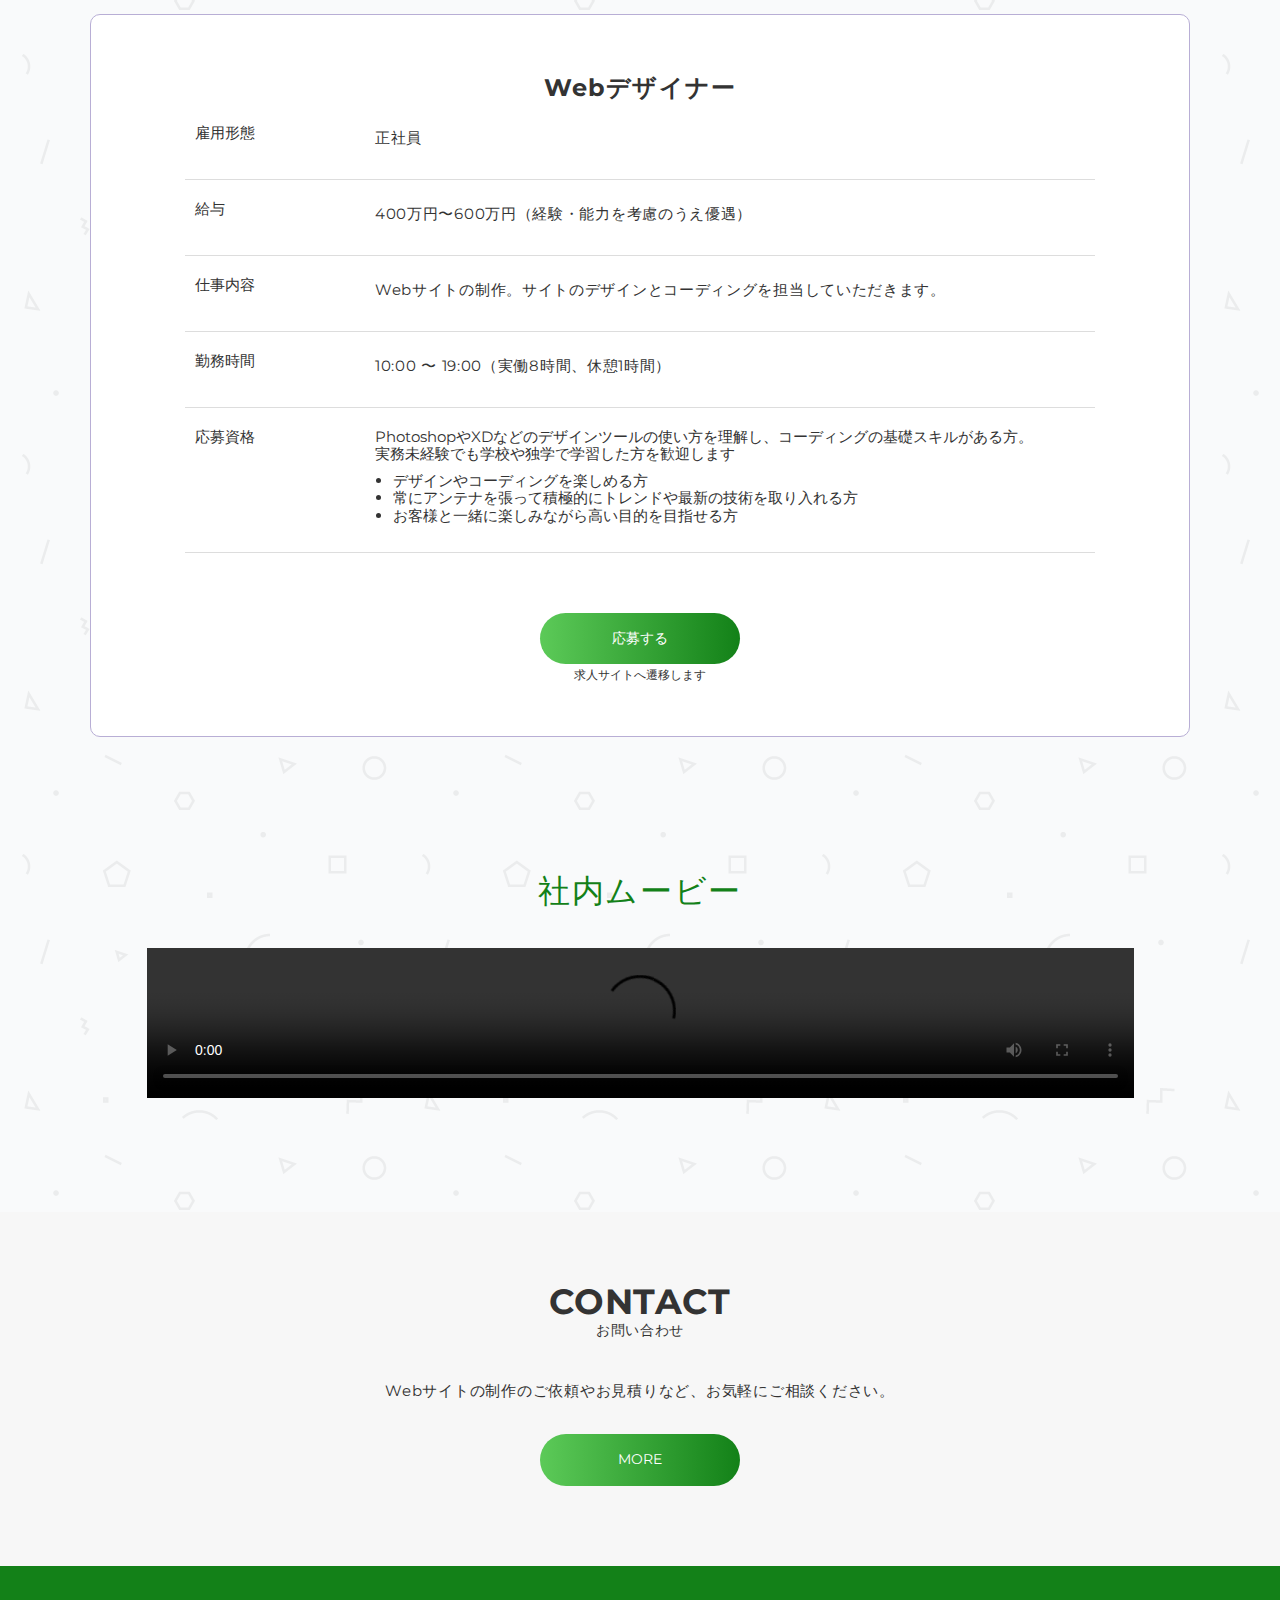
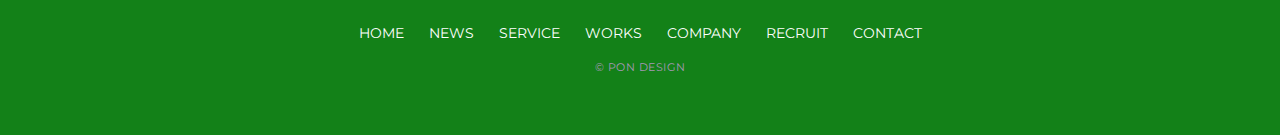
<file: pon_design/recruit.html>
<!DOCTYPE html>
<html lang="ja">
<head>
    <meta charset="UTF-8">
    <meta name="viewport" content="width=device-width, initial-scale=1.0">
    <meta name="robots" content="noindex , nofollow">
    <meta name="description" content="お客様の夢を叶えるWebサイトを制作">
    <meta property="og:title" content="採用情報">
    <meta property="og:description" content="お客様の夢を叶えるWebサイトを制作">
    <meta property="og:site/name" content="pon_design">
    <meta property="og:url" content="http://127.0.0.1:5501/recruit.html">
    <meta property="og:image" content="./img/ogp.png">
    <meta property="og:locale" content="ja-jp">
    <meta property="og:type" content="article">
    <title>採用情報</title>
    <link rel="stylesheet" href="CSS/reset.css">
    <link rel="stylesheet" href="CSS/common.css">
    <link rel="stylesheet" href="CSS/style.css">
    <link rel="icon" href="img/favicon.ico" type="image/x-icon">
    <link rel="apple-touch-icon" sizes="180x180" href="img/apple-touch-icon.png">
    <link rel="preconnect" href="https://fonts.googleapis.com">
<link rel="preconnect" href="https://fonts.gstatic.com" crossorigin>
<link href="https://fonts.googleapis.com/css2?family=Montserrat:ital,wght@0,100..900;1,100..900&display=swap" rel="stylesheet">
<link rel="preconnect" href="https://fonts.googleapis.com">
<link rel="preconnect" href="https://fonts.gstatic.com" crossorigin>
<link href="https://fonts.googleapis.com/css2?family=Montserrat:ital,wght@0,100..900;1,100..900&family=Noto+Sans+JP:wght@100..900&display=swap" rel="stylesheet">
</head>
<body>
    <!-- ヘッダー -->
    <header id="top" class="header">
        <div class="header__area" id="header">
        <h1 class="site-title"><a href="index.html"><img src="img/logo.svg" alt="PON DESIGN"></a></h1>

        <div class="nav__toggle">
            <span></span>
            <span></span>
            <span></span>
        </div>

        <ul class="nav">
            <li><a href="news.html">NEWS</a></li>
            <li><a href="service.html">SERVICE</a></li>
            <li><a href="works.html">WORKS</a></li>
            <li><a href="company.html">COMPANY</a></li>
            <li><a href="recruit.html">RECRUIT</a></li>
            <li><a href="contact.html">CONTACT</a></li>
        </ul>
        </div>
        <div class="top__area">
        <h2 class="top__title">RECRUIT</h2>
        <p class="top__sub-title">採用情報</p>
        </div>
    </header>
    <nav>
        <ol class="breadcrumd">
            <li><a href="index.html">HOME</a></li>
            <li>採用情報</li>
        </ol>
    </nav>

    <main>
        <div class="recruit-area">
            <section class="recruit-page">
                <h3 class="en__title">Enjoy Creation for Client</h3>
                <p class="jp__title">楽しむ心が良いモノを生む</p>
                <p class="recruit__text">心を弾ましながら<br>夢いっぱいのサイトを作ろう！<br>お客様も自分もみんなが幸せになれるように</p>
                <div class="recruit-page__img"><img src="img/recruit01.jpg" alt="3人の写真"></div>

                <div class="recruit-page__menu">
                    <h4 class="menu__title">募集中の職種</h4>
                    <div class="info__area">
                        <span>Webデザイナー</span>
                        
                        <div class="recruit__inner">
                                <dl>
                                    <div class="recruit__list">
                                    <dt class="info__title">雇用形態</dt>
                                    <dd class="info__desc">正社員</dd>
                                    </div>
                                    <div class="recruit__list">
                                    <dt class="info__title">給与</dt>
                                    <dd class="info__desc">400万円〜600万円（経験・能力を考慮のうえ優遇）</dd>
                                    </div>
                                    <div class="recruit__list">
                                    <dt class="info__title">仕事内容</dt>
                                    <dd class="info__desc">Webサイトの制作。サイトのデザインとコーディングを担当していただきます。</dd>
                                    </div>
                                    <div class="recruit__list">
                                    <dt class="info__title">勤務時間</dt>
                                    <dd class="info__desc">10:00 〜 19:00（実働8時間、休憩1時間）</dd>
                                    </div>
                                    <div class="recruit__list">
                                    <dt class="info__title">応募資格</dt>
                                    <dd class="add"><p>PhotoshopやXDなどのデザインツールの使い方を理解し、コーディングの基礎スキルがある方。<br>実務未経験でも学校や独学で学習した方を歓迎します</p>
                                    <ul>
                                            <li class="add">デザインやコーディングを楽しめる方</li>
                                            <li class="add">常にアンテナを張って積極的にトレンドや最新の技術を取り入れる方</li>
                                            <li class="add">お客様と一緒に楽しみながら高い目的を目指せる方</li>
                                        </ul>
                                    </dd>
                                        </div>
                                    </dl>
                                    <div class="button"><a href="contact.html">応募する</a></div>
                                </div>
                        
                        <p class="recruit-page__text">求人サイトへ遷移します</p>
                    </div>
                </div>
            </section>

            <section class="recruit__video">
                <h4 class="menu__title">社内ムービー</h4>
                <video controls>
                    <source src="" type="">
                </video>
            </section>
    </div>
    <!-- CONTACT -->
    <section class="contact">
        <h3 class="en__title">CONTACT</h3>
        <p class="jp__title">お問い合わせ</p>
        <p class="recruit__text">Webサイトの制作のご依頼やお見積りなど、お気軽にご相談ください。</p>
        <div class="button"><a href="contact.html">MORE</a></div>
    </section>
</main>

<!-- フッター -->
<footer class="footer">
    <ul class="nav">
        <li><a href="index.html">HOME</a></li>
        <li><a href="news.html">NEWS</a></li>
        <li><a href="service.html">SERVICE</a></li>
        <li><a href="works.html">WORKS</a></li>
        <li><a href="company.html">COMPANY</a></li>
        <li><a href="recruit.html">RECRUIT</a></li>
        <li><a href="contact.html">CONTACT</a></li>
    </ul>
    <p class="small">&copy; PON DESIGN</p>
    <a href="#top" id="js-pagetop" class="pagetop"><span class="pagetop__arrow"></span>
    </a>
</footer> 
<script src="./JS/jquery-3.7.1.min.js"></script>
<script src="./JS/script.js"></script>
</body>
</html>
</file>
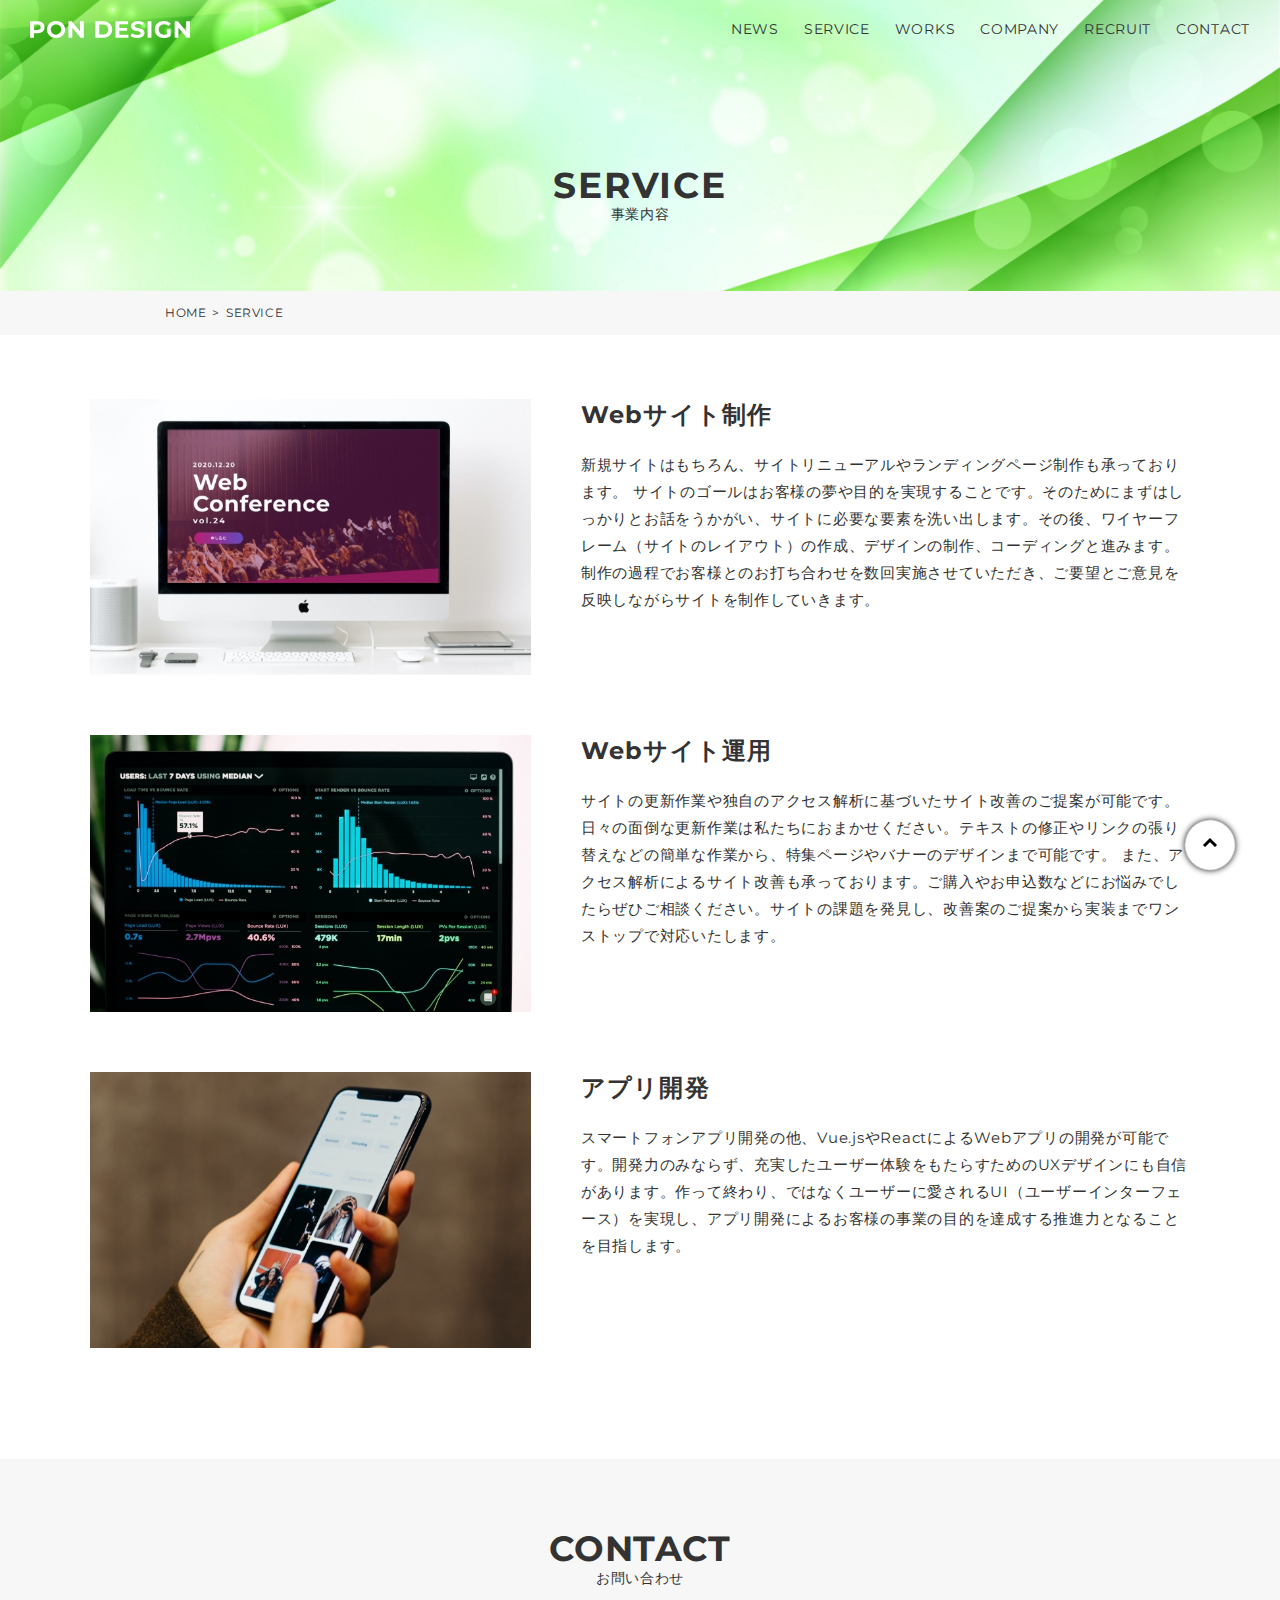
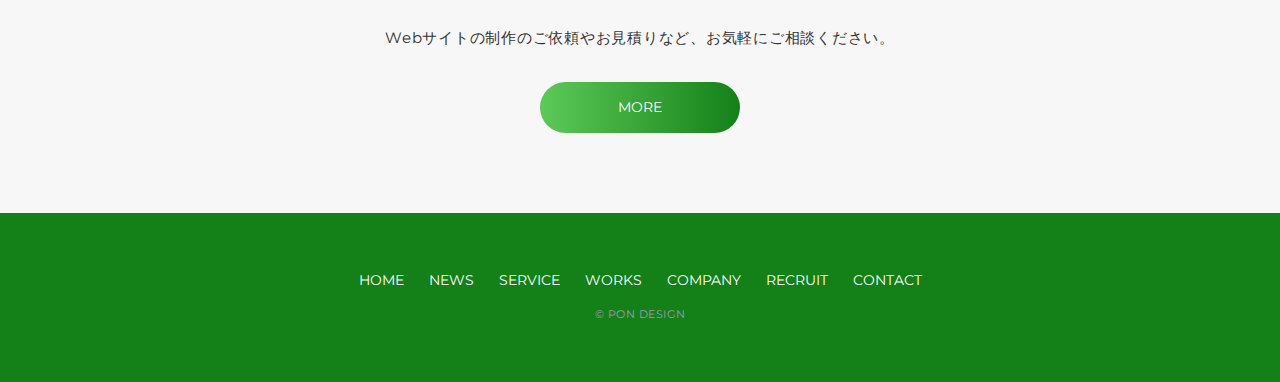
<file: pon_design/service.html>
<!DOCTYPE html>
<html lang="ja">
<head>
    <meta charset="UTF-8">
    <meta name="viewport" content="width=device-width, initial-scale=1.0">
    <meta name="robots" content="noindex , nofollow">
    <meta name="description" content="お客様の夢を叶えるWebサイトを制作">
    <meta property="og:title" content="事業内容">
    <meta property="og:description" content="お客様の夢を叶えるWebサイトを制作">
    <meta property="og:site/name" content="pon_design">
    <meta property="og:url" content="http://127.0.0.1:5501/service.html">
    <meta property="og:image" content="./img/ogp.png">
    <meta property="og:locale" content="ja-jp">
    <meta property="og:type" content="article">
    <title>事業内容</title>
    <link rel="stylesheet" href="CSS/reset.css">
    <link rel="stylesheet" href="CSS/common.css">
    <link rel="stylesheet" href="CSS/style.css">
    <link rel="icon" href="img/favicon.ico" type="image/x-icon">
    <link rel="apple-touch-icon" sizes="180x180" href="img/apple-touch-icon.png">
    <link rel="preconnect" href="https://fonts.googleapis.com">
<link rel="preconnect" href="https://fonts.gstatic.com" crossorigin>
<link href="https://fonts.googleapis.com/css2?family=Montserrat:ital,wght@0,100..900;1,100..900&display=swap" rel="stylesheet">
<link rel="preconnect" href="https://fonts.googleapis.com">
<link rel="preconnect" href="https://fonts.gstatic.com" crossorigin>
<link href="https://fonts.googleapis.com/css2?family=Montserrat:ital,wght@0,100..900;1,100..900&family=Noto+Sans+JP:wght@100..900&display=swap" rel="stylesheet">
</head>
<body>
    <!-- ヘッダー -->
    <header id="top" class="header">
        <div class="header__area" id="header">
        <h1 class="site-title"><a href="index.html"><img src="img/logo.svg" alt="PON DESIGN"></a></h1>

        <div class="nav__toggle">
            <span></span>
            <span></span>
            <span></span>
        </div>

        <ul class="nav">
            <li><a href="news.html">NEWS</a></li>
            <li><a href="service.html">SERVICE</a></li>
            <li><a href="works.html">WORKS</a></li>
            <li><a href="company.html">COMPANY</a></li>
            <li><a href="recruit.html">RECRUIT</a></li>
            <li><a href="contact.html">CONTACT</a></li>
        </ul>
        </div>
        <div class="top__area">
        <h2 class="top__title">SERVICE</h2>
        <p class="top__sub-title">事業内容</p>
        </div>
    </header>
    <nav>
        <ol class="breadcrumd">
            <li><a href="index.html">HOME</a></li>
            <li>SERVICE</li>
        </ol>
    </nav>

    <main>
        <section class="service-page">
            
                <div class="service__item">
                <div class="service__img"><img src="img/service01.jpg" alt="Webサイト制作"></div>
                <div class="service__desc">
                <h3 class="service__title">Webサイト制作</h3>
                <p class="service__text">新規サイトはもちろん、サイトリニューアルやランディングページ制作も承っております。 サイトのゴールはお客様の夢や目的を実現することです。そのためにまずはしっかりとお話をうかがい、サイトに必要な要素を洗い出します。その後、ワイヤーフレーム（サイトのレイアウト）の作成、デザインの制作、コーディングと進みます。制作の過程でお客様とのお打ち合わせを数回実施させていただき、ご要望とご意見を反映しながらサイトを制作していきます。</p></div>
                </div>
                <div class="service__item">
                <div class="service__img"><img src="img/service02.jpg" alt="Webサイト運用"></div>
                <div class="service__desc">
                <h3 class="service__title">Webサイト運用</h3>
                <p class="service__text">サイトの更新作業や独自のアクセス解析に基づいたサイト改善のご提案が可能です。 日々の面倒な更新作業は私たちにおまかせください。テキストの修正やリンクの張り替えなどの簡単な作業から、特集ページやバナーのデザインまで可能です。 また、アクセス解析によるサイト改善も承っております。ご購入やお申込数などにお悩みでしたらぜひご相談ください。サイトの課題を発見し、改善案のご提案から実装までワンストップで対応いたします。</p></div>
                </div>
                <div class="service__item">
                <div class="service__img"><img src="img/service03.jpg" alt="アプリ開発"></div>
                <div class="service__desc">
                <h3 class="service__title">アプリ開発</h3>
                <p class="service__text">スマートフォンアプリ開発の他、Vue.jsやReactによるWebアプリの開発が可能です。開発力のみならず、充実したユーザー体験をもたらすためのUXデザインにも自信があります。作って終わり、ではなくユーザーに愛されるUI（ユーザーインターフェース）を実現し、アプリ開発によるお客様の事業の目的を達成する推進力となることを目指します。</p></div>
                </div>
            </section>
    <!-- CONTACT -->
    <section class="contact">
        <h3 class="en__title">CONTACT</h3>
        <p class="jp__title">お問い合わせ</p>
        <p class="recruit__text">Webサイトの制作のご依頼やお見積りなど、お気軽にご相談ください。</p>
        <div class="button"><a href="contact.html">MORE</a></div>
    </section>
</main>

<!-- フッター -->
<footer class="footer">
    <ul class="nav">
        <li><a href="index.html">HOME</a></li>
        <li><a href="news.html">NEWS</a></li>
        <li><a href="service.html">SERVICE</a></li>
        <li><a href="works.html">WORKS</a></li>
        <li><a href="company.html">COMPANY</a></li>
        <li><a href="recruit.html">RECRUIT</a></li>
        <li><a href="contact.html">CONTACT</a></li>
    </ul>
    <p class="small">&copy; PON DESIGN</p>
    <a href="#top" id="js-pagetop" class="pagetop"><span class="pagetop__arrow"></span>
    </a>
</footer> 
<script src="./JS/jquery-3.7.1.min.js"></script>
<script src="./JS/script.js"></script>
</body>
</html>
</file>
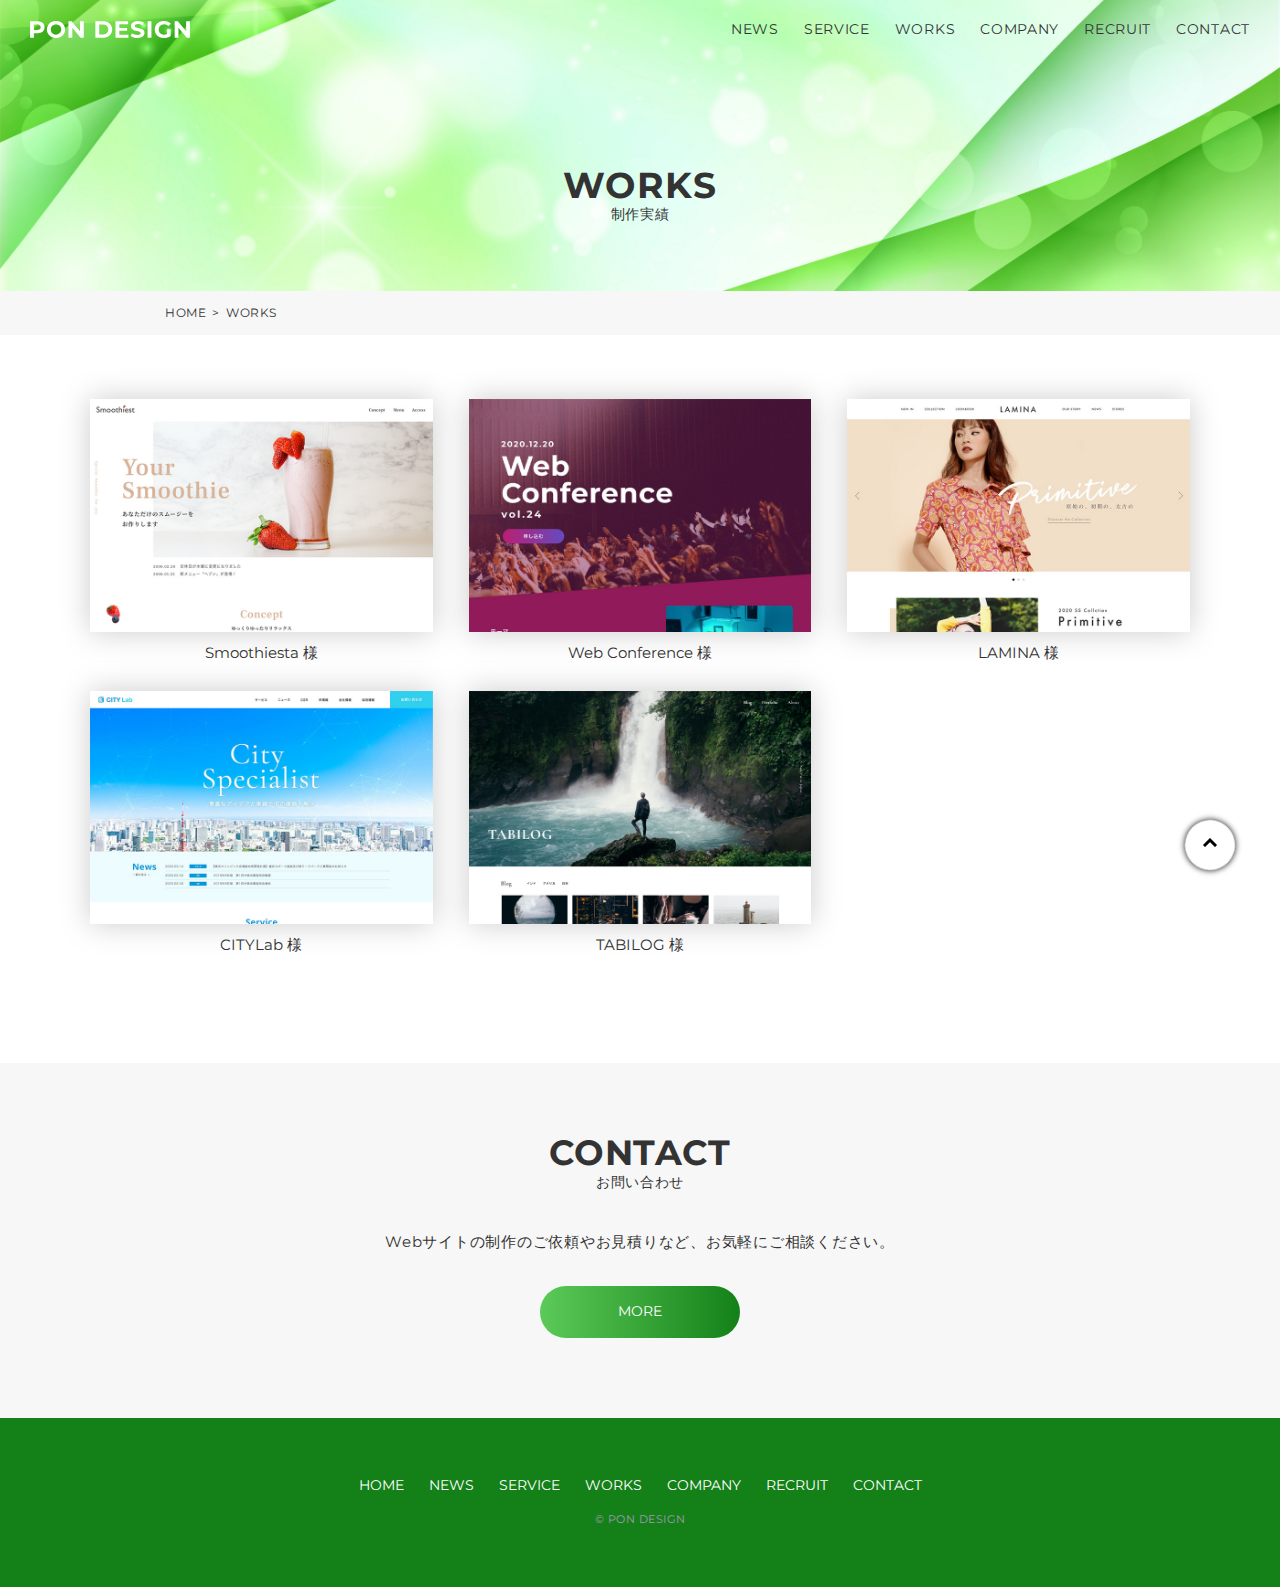
<file: pon_design/works.html>
<!DOCTYPE html>
<html lang="ja">
<head>
    <meta charset="UTF-8">
    <meta name="viewport" content="width=device-width, initial-scale=1.0">
    <meta name="robots" content="noindex , nofollow">
    <meta name="description" content="お客様の夢を叶えるWebサイトを制作">
    <meta property="og:title" content="制作実績">
    <meta property="og:description" content="お客様の夢を叶えるWebサイトを制作">
    <meta property="og:site/name" content="pon_design">
    <meta property="og:url" content="http://127.0.0.1:5501/works.html">
    <meta property="og:image" content="./img/ogp.png">
    <meta property="og:locale" content="ja-jp">
    <meta property="og:type" content="article">
    <title>制作実績</title>
    <link rel="stylesheet" href="CSS/reset.css">
    <link rel="stylesheet" href="CSS/common.css">
    <link rel="stylesheet" href="CSS/style.css">
    <link rel="icon" href="img/favicon.ico" type="image/x-icon">
    <link rel="apple-touch-icon" sizes="180x180" href="img/apple-touch-icon.png">
    <link rel="preconnect" href="https://fonts.googleapis.com">
<link rel="preconnect" href="https://fonts.gstatic.com" crossorigin>
<link href="https://fonts.googleapis.com/css2?family=Montserrat:ital,wght@0,100..900;1,100..900&display=swap" rel="stylesheet">
<link rel="preconnect" href="https://fonts.googleapis.com">
<link rel="preconnect" href="https://fonts.gstatic.com" crossorigin>
<link href="https://fonts.googleapis.com/css2?family=Montserrat:ital,wght@0,100..900;1,100..900&family=Noto+Sans+JP:wght@100..900&display=swap" rel="stylesheet">
</head>
<body>
    <!-- ヘッダー -->
    <header id="top" class="header">
        <div class="header__area" id="header">
        <h1 class="site-title"><a href="index.html"><img src="img/logo.svg" alt="PON DESIGN"></a></h1>

        <div class="nav__toggle">
            <span></span>
            <span></span>
            <span></span>
        </div>

        <ul class="nav">
            <li><a href="news.html">NEWS</a></li>
            <li><a href="service.html">SERVICE</a></li>
            <li><a href="works.html">WORKS</a></li>
            <li><a href="company.html">COMPANY</a></li>
            <li><a href="recruit.html">RECRUIT</a></li>
            <li><a href="contact.html">CONTACT</a></li>
        </ul>
        </div>
        <div class="top__area">
        <h2 class="top__title">WORKS</h2>
        <p class="top__sub-title">制作実績</p>
        </div>
    </header>
    <nav>
        <ol class="breadcrumd">
            <li><a href="index.html">HOME</a></li>
            <li>WORKS</li>
        </ol>
    </nav>
    
    <main>

        <section class="works-page">
            <div class="contents">
            <div class="works__item">
                <img src="img/works/smoothiesta.jpg" alt="Smoothiesta" class="works-page__img">
                <p class="works__title">Smoothiesta 様</p>
            </div>
            <div class="works__item">
                <img src="img/works/web-conference.jpg" alt="Web Conference" class="works-page__img">
                <p class="works__title">Web Conference 様</p>
            </div>
            <div class="works__item">
                <img src="img/works/lamina.jpg" alt="LAMINA" class="works-page__img">
                <p class="works__title">LAMINA 様</p>
            </div>
            <div class="works__item">
                <img src="img/works/citylab.jpg" alt="CITYLab" class="works-page__img">
                <p class="works__title">CITYLab 様</p>
            </div>
            <div class="works__item">
                <img src="img/works/tabilog.jpg" alt="TABILOG" class="works-page__img">
                <p class="works__title">TABILOG 様</p>
            </div>
        </div>
        </section>
    <!-- CONTACT -->
    <section class="contact">
        <h3 class="en__title">CONTACT</h3>
        <p class="jp__title">お問い合わせ</p>
        <p class="recruit__text">Webサイトの制作のご依頼やお見積りなど、お気軽にご相談ください。</p>
        <div class="button"><a href="contact.html">MORE</a></div>
    </section>
</main>

<!-- フッター -->
<footer class="footer">
    <ul class="nav">
        <li><a href="index.html">HOME</a></li>
        <li><a href="news.html">NEWS</a></li>
        <li><a href="service.html">SERVICE</a></li>
        <li><a href="works.html">WORKS</a></li>
        <li><a href="company.html">COMPANY</a></li>
        <li><a href="recruit.html">RECRUIT</a></li>
        <li><a href="contact.html">CONTACT</a></li>
    </ul>
    <p class="small">&copy; PON DESIGN</p>
    <a href="#top" id="js-pagetop" class="pagetop"><span class="pagetop__arrow"></span>
    </a>
</footer>
<script src="./JS/jquery-3.7.1.min.js"></script>
<script src="./JS/script.js"></script>
</body>
</html>
</file>
<file: pon_design/CSS/common.css>
@charset "UTF-8";
html {
    scroll-behavior: smooth;
}
body {
    font-family: "Montserrat", "Hiragino Sans", serif, sans-serif;
    font-size: 15px;
    color: #333333;
    position: relative;
}


img {
    width: 100%;
    height: auto;
}

a {
    text-decoration: none;
}

a:hover {
    transition: 0.4s;
    opacity: 0.6;
}

.button a {
    display: block;
    max-width: 200px;
    font-size: 0.9em;
    color: #FFFFFF;
    background: linear-gradient(90deg, #5cca58, #138118);
    border-radius: 50px;
    text-align: center;
    padding: 18px 0;
}

.en__title {
    color: #333333;
    font-size: 2.3em;
    letter-spacing: 0.61px;
    line-height: 0.6;
    font-weight: bold;
    margin-bottom: 2px;
}

.jp__title {
    font-size: 0.9em;
    letter-spacing: 0.7px;
    line-height: 2.46;
    color: #333333;
}

/* ヘッダー */

.header {
    background-image: url(../img/bg.jpeg);
    background-size: cover;
    background-position: center center;
    background-repeat: no-repeat;
    width: 100%;
    color: #333333;
}

#header {
    display: flex;
    justify-content: space-between;
    align-items: center;
    padding: 21px 30px;

}

.sticky {
    background: #138118;
    color: #FFFFFF;
    position: fixed;
    top: 0;
    left: 0;
    right: 0;
    z-index: 100;
}

.site-title {
    width: 160px;
}

.nav {
    font-size: 0.9em;
    letter-spacing: 0.7px;
    line-height: 1.07;
    display: flex;
    justify-content: flex-end;
    gap: 25px;
}


.nav li:hover {
    border-bottom: 1px solid #333333;
}

.top__area {
    text-align: center
}

.top__title {
    font-size: 2.4em;
    letter-spacing: 1.8px;
    font-weight: bold;
    padding-top: 106px;
}

.top__sub-title {
    font-size: 0.9em;
    letter-spacing: 0.7px;
    padding-bottom: 69px;
}

.header .button a {
    display: block;
    max-width: 220px;
    background-image: none;
    border: 1px solid #333333;
    font-size: 1em;
    margin: 0 auto;
}

@keyframes slideDown {
    0% {
        transform: translateY(-100%);
    }
    100% {
        transform: translateY(0%);
    }
}

.breadcrumd {
    font-size: 0.8em;
    letter-spacing: 0.6px;
    display: flex;
    align-items: center;
    padding: 15px 0 15px 165px;
    background-color: #F7F7F7;
}

.breadcrumd li:not(:last-of-type):after {
    content: ">";
    margin: 6px;
}


/* CONTACT */
.contact {
    text-align: center;
    background-color: #F7F7F7;
    padding: 80px 0;
}

.contact .button a {
    display: block; 
    margin: 0 auto;
}

.contact .jp__title {
    margin-bottom: 26px;
}

.contact__text {
    letter-spacing: 0.75px;
    line-height: 2.13;
    margin-bottom: 28px;
    margin-right: 10%;
}

/* フッター */
.footer {
    background: #138118;
    color: #FFFFFF;
    text-align: center;
    padding: 60px 0;
    position: relative;
}

.footer .nav {
    justify-content: center;
    letter-spacing: 0;
    margin-bottom: 22px;
}

.small {
    font-size: 0.7em;
    letter-spacing: 0.5px;
    line-height: 1.2;
    color: #A798B7;
}


.pagetop {
    display: block;
    width: 50px;
    height: 50px;
    border-radius: 50px;
    right: 45px;
    bottom: 45px;
    background-color: #FFFFFF;
    position: fixed;
    z-index: 1000;
    cursor: pointer;
    filter: drop-shadow(0 0 3px #000);
    transform: translateY(30%) rotate(-45deg);
}

.pagetop__arrow {
    display: block;
    height: 10px;
    width: 10px;
    border-top: 3px solid #000;
    border-right: 3px solid #000;
    position: relative;
    top: 50%;
    right: -50%;
    transform: translate(-50%, -50%) ;
}



@media screen and (max-width: 768px) {
    body {
        font-size: 14px;
        letter-spacing: 0.7px;
        line-height: 1.79;
    }

    /* ヘッダー */
    .site-title {
        width: 124px;
    }

    .nav {
        background: linear-gradient(90deg, #5cca58, #138118);
        position: fixed;
        top: auto;
        left: 0;
        right: 0;
        bottom: 0;
        opacity: 0;
        visibility: hidden;
        transition: opacity .5s, visibility .5s;
    }

    .show {
        opacity: 1;
        visibility: visible;
    }

    .header .nav.show {
        display: flex;
        flex-direction: column;
        width: 100%;
        height: 100%;
        align-items: center;
        justify-content: center;
        top: 0;
        left: 0;
        z-index: 9998;
    }

    .nav__toggle {
        display: block;
        position: relative;
        width: 34px;
        height: 16px;
        cursor: pointer;
        z-index: 99999;
    }
    
    .nav__toggle span {
        display: block;
        width: 100%;
        height: 2px;
        background: #FFFFFF;
        position: absolute;
        transition: transform .5s, opacity .5s;
    }
    
    .nav__toggle span:nth-child(1) {
        top: 0;
    }
    
    .nav__toggle span:nth-child(2) {
        top: 0;
        bottom: 0;
        margin: auto;
    }
    
    .nav__toggle span:nth-child(3) {
        bottom: 0;
    }
    
    .nav__toggle.show span:nth-child(1) {
        transform: rotate(-45deg);
        bottom: 0;
        top: inherit;
    }
    
    .nav__toggle.show span:nth-child(2) {
        opacity: 0;
    }
    
    .nav__toggle.show span:nth-child(3) {
        transform: rotate(45deg);
    } 
    

    .breadcrumd {
        font-size: 1em;
        letter-spacing: 0.55px;
        padding: 6px 0 6px 20px;
    }

    .top__title {
        font-size: 2.9em;
        letter-spacing: 2px;
        line-height: 1.1;
        padding-top: 29px;
    }

    .top__sub-title {
        font-size: 1.1em;
        letter-spacing: 1.6px;
        line-height: 1.81;
    }
    

    .en__title {
        font-size: 2.1em;
        letter-spacing: 1.5px;
    }

    .jp__title {
        font-size: 0.9em;
        letter-spacing: 0.65px;
        line-height: 2.46;
    }

    .contact {
        padding: 60px 0;
    }

    .footer .nav {
        justify-content: start;
        flex-wrap: wrap;
        padding-left: 31px;
    }

    .pagetop {
        right: 20px;
        bottom: 20px;
    }
    
}
</file>
<file: pon_design/CSS/style.css>
@charset "UTF-8";

/* トップページヘッダー */
html {
    scroll-behavior: smooth;
}
.top-pg__header {
    background-image: url(../img/bg.jpeg);
    background-size: cover;
    background-repeat: no-repeat;
    width: 100%;
    color: #333333;
    position: relative;
    margin-bottom: 70px;
}


.site-title {
    width: 160px;
}

.top__area {
    text-align: center
}

.top-pg__header .top__title {
    font-size: 4.8em;
    letter-spacing: 3.6px;
    line-height: 1.25;
    font-weight: bold;
    padding-top: 189px;
    margin-bottom: 15px;
}

.top-pg__header .top__sub-title {
    font-size: 1.6em;
    letter-spacing: 2.4px;
    line-height: 1.58;
    margin-bottom: 47px;
}

.top-pg__header .button {
    padding-bottom: 265px;
}

.top-pg__header .button a {
    display: block;
    max-width: 220px;
    background-image: none;
    border: 1px solid #333333;
    color: #333333;
    font-size: 1em;
    margin: 0 auto;
}

.scroll {
    font-size: 0.8em;
    letter-spacing: 2.4px;
    line-height: 4.33;
    writing-mode: vertical-lr;
    position: absolute;
    right: 2.36%;
    bottom: 85px;
}

.scroll::before {
    animation: scroll 2s infinite;
    content: "";
    position: absolute;
    width: 1px;
    height: 85px;
    background: #333333;
    right: 26px;
    bottom: -85px;
}

@keyframes scroll {
    0% {
        transform: scale(1, 0);
        transform-origin: 0 0;
    }
    50% {
        transform: scale(1, 1);
        transform-origin: 0 0;
    }
    51% {
        transform: scale(1, 1);
        transform-origin: 0 100%;
    }
    100% {
        transform: scale(1, 0);
        transform-origin: 0 100%;
    }
}

@media screen and (max-width: 768px) {
    .top-pg__header {
        background-size: cover;
        background-position: center;
        width: 100%;
        margin-bottom: 40px;
    }
    
    .header__area {
        display: flex;
        justify-content: space-between;
        align-items: center;
    }
    
    .site-title {
        width: 160px;
    }
    
    .top-pg__header .nav {
        display: flex;
        flex-direction: column;
        width: 100%;
        height: 100%;
        align-items: center;
        justify-content: center;
        top: 0;
        left: 0;
        z-index: 9998;
    }


    
    .top-pg__header .top__area {
        padding-left: 20px;
        text-align: left

    }
    
    .top-pg__header .top__title {
        font-size: 2.9em;
        letter-spacing: 2px;
        line-height: 1.1;
        margin-bottom: 17px;
    }
    
    .top-pg__header .top__sub-title {
        font-size: 1.1em;
        letter-spacing: 1.6px;
        line-height: 1.81;
        margin-bottom: 28px;
    }
    
    .top-pg__header .button a {
        margin-left: 0;
        
    }
}

/* メイン */

/* NEWS */
#news  {
    margin-bottom: 140px;
    display: flex;
    gap: 50px;
    align-items: start;
}

.news {
    padding-top: 64px;
}

.news__area {
    margin: 0 auto;
    display: flex;
    gap: 50px;
}

.post {
    margin-bottom: 39px;
}

.post__list {
    margin-bottom: 18px;
    display: flex;
    gap: 16px;
}

.post__list ul li {
    letter-spacing: 0.75px;
}

.post a {
    display: flex;
    gap: 20px;
}

.post p {
    max-width: 703px;
}

.post span {
    font-family: "Montserrat";
    letter-spacing: 1.5px;
}

.news__bun {
    display: block;
    font-size: 0.8em;
    letter-spacing: 0.6px;
    text-align: center;
    width: 82px;
    background-color: #E8E8E8;
    padding: 3px 0;
    border-radius: 50px;
}

.news__text {
    letter-spacing: 0.75px;
    line-height: 1.8;
}

@media screen and (max-width: 768px) {
    .news {
        margin-bottom: 75px;
        flex-direction: column;
        gap: 10px;
        align-items: start;
    }
    
    .news__area {
        width: 100%;
        flex-direction: column;
        gap: 0;
        padding: 0 20px 0 20px ;
    }

    .section__title {
        margin: 0 auto;
    }
    
    .post__list {
        margin-bottom: 25px;
    }
    
    .post a {
        flex-direction: column;
        gap: 0;
        margin-bottom: 25px;
    }
    

    .news__bun {
        display: block;
        font-size: 0.8em;
        letter-spacing: 0.6px;
        text-align: center;
        width: 82px;
        background-color: #E8E8E8;
        padding: 3px 0;
        border-radius: 50px;
    }
    
    .news__text {
        letter-spacing: 0.75px;
        line-height: 1.8;
    }
}

/* NEWS.HTML */
.post {
    max-width: 915px;
    margin: 0 auto;
}

.post__list {
    letter-spacing: 0.7px;
}

.pager {
    margin-bottom: 110px;
    display: flex;
    justify-content: center;
    gap: 10px
}

.pager li a {
    display: block;
    font-size: 1.3em;
    font-weight: bold;
    color: #FFFFFF;
    text-align: center;
    width: 45px;
    height: 45px;
    padding: 11px;
    line-height: 1;
    border-radius: 50%;
    background: linear-gradient(180deg, #5cca58, #138118);
}

.pager li :hover {
    color: #4F31A5;
    background-color: #F1EBF8;
    cursor: pointer;
}

@media screen and (max-width: 768px) {
    .post {
        width: 100%;
        padding: 49px 20px;
    }
    
    .post__list {
        margin-bottom: 10px;
        align-items: center;
    }

    .pager {
        margin-bottom: 80px;
    }
}

/* SERVICE */
.service {
    max-width: 1110px;
    text-align: center;
    margin: 0 auto 140px;
}

.service-page {
    padding-top: 64px;
}

.service .jp__title {
    margin-bottom: 29px;
}

.service__area {
    display: flex;
    align-items: center;
    gap: 30px;
}

.service__area li {
    width: 31.53%;
    margin-bottom: 25px;
}

.service__area li img {
    display: block;
    margin-bottom: 22px;
}

.service__title {
    margin-bottom: 22px;
    font-size: 1.2em;
    font-weight: bold;
    letter-spacing: 0.9px;
    line-height: 0.89;
}

.service__text {
    letter-spacing: 0.75px;
    line-height: 1.8;
}

.service .button a {
    display: block;
    margin: 0 auto;
}

@media screen and (max-width: 768px) {
    .service {
        width: 100%;
        margin: 0 auto 40px;
        padding: 0 20px 0 20px;
    }
    
    .service-page {
        padding-top: 64px;
    }
    
    .service .jp__title {
        margin-bottom: 29px;
    }
    
    .service__area {
        flex-direction: column;
        gap: 40px;
    }
    
    .service__area li {
        width: 100%;
        margin-bottom: 41px;
    }
    
    .service__area li img {
        margin-bottom: 12px;
    }
    
    .service__title {
        margin-bottom: 10px;
        font-size: 1.3em;
        line-height: 1.22;
    }
    
    .service__text {
        letter-spacing: 0.7px;
        line-height: 1.79;
    }
    
}

/* service.HTML */
.service-page {
    max-width: 1100px;;
    margin: 0 auto 111px;
}

.service__item {
    margin-bottom: 60px;
}

.service__item  {
    display: flex;
    align-items: start;
    justify-content: center;
    gap: 50px;
}

.service__img {
    width: 40.09%;
}

.service__desc {
    width: 55.4%;
}

.service-page .service__title {
    font-size: 1.6em;
    letter-spacing: 1.2px;
    line-height: 1.33;
    margin-bottom: 20px;
}

@media screen and (max-width: 768px) {
    .service-page {
        width: 100%;
        padding: 40px 20px 0 20px;
        margin-bottom: 80px;
    }
    
    .service__item {
        height: auto;
        flex-direction: column;
        gap: 18px;
        margin-bottom: 60px;
    }
    
    .service__img {
        width: 100%;
    }
    
    .service__desc {
        width: 100%;
    }
    
    .service-page .service__title {
        text-align: center;
        font-size: 1.3em;
        letter-spacing: 0.9px;
        line-height: 1.33;
        margin-bottom: 15px;
    }
}

/* WORKS */
.works {
    margin-bottom: 40px;
}

.works .container {
    position: relative;
    max-width: 1261px;
    display: flex;
    align-items: center;
    margin: 0 auto;
    padding: 60px 50px 81px 0;
}

.works .container::before {
    content: "";
    width: 66%;
    height: 100%;
    background-color: #F0F0F0;
    position: absolute;
    right: 0;
    z-index: -1;
}

.swiper {
    width: 60%;
}

.swiper-slider {
    width: 100%;
    height: auto;
}

.swiper-pagination-bullet-active {
    background-color: #391E88;
}
.swiper-button-prev, .swiper-button-next {
    color: #391E88;
}

.works__area {
    padding-top: 40px;
}

.works__desc {
    margin: 0 auto;
    text-align: center;
}

.works .jp__title {
    margin-bottom: 28px;
}

.works__text {
    display: block;
    margin-bottom: 25px;
    letter-spacing: 0.75px;
    line-height: 1.8;
    padding-left: 20px;
}

.works .button a {
    display: block;
    margin: 0 auto;
}

@media screen and (max-width: 768px) {
    .works {
        margin-bottom: 18px;
    }
    
    .works .container {
        flex-direction: column;
        align-items: center;
        padding: 0 20px 60px 20px;
        position: relative;
    }
    
    .works .container::before {
        position: absolute;
        width: 100%;
        height: 75%;
        bottom: 0;
    }

    .swiper {
        width: 100%;
    }
    
    @media screen and (max-width: 400px) {
    .works .container::before {
        height: 80%;
    }
    }

    .works .jp__title {
        margin-bottom: 28px;
    }
    
    .works__text {
        display: block;
        margin-bottom: 25px;
        letter-spacing: 0.75px;
        line-height: 1.8;
    }
    
    .works .button a {
        display: block;
        margin: 0 auto;
    }
}

/* WORKS.HTML */
.works-page {
    padding-top: 64px;
}

.works-page {
    max-width: 1100px;
    margin: 0 auto 110px;
}

.works-page .contents {
    display: flex;
    flex-wrap: wrap;
    gap: 3.275%;
    row-gap: 30px;
}

.works__item {
    width: 31.15%;
    text-align: center;
}

.works-page__img {
    margin-bottom: 12px;
    filter:drop-shadow(0 0 15px #00000034);
}
.works-page .works__text {
    margin-bottom: 28px;
}

@media screen and (max-width: 768px) {
    .works-page {
        padding: 40px 15px 0 15px;
    }

    .works-page {
        width: 100%;
        margin: 0 auto 80px;
    }
    
    .works-page .contents {
        flex-direction: column;
        gap: 40px;
    }
    
    .works__item {
        width: 100%;
        text-align: center;
    }
    
    .works-page__img {
        margin-bottom: 13px;
    }

    .works-page .works__text {
        font-size: 1.1em;
    }
}

/* COMPANY */
#top-company {
    max-width: 1300px;
    background: url(../img/bg-face.png), url(../img/bg-circle.png);
    background-repeat: no-repeat;
    background-size: 100%, 864px;
    background-position: 0 144px, center;
    margin: 0 auto;
    text-align: center;
    padding-top: 134px;
    padding-bottom: 160px;
    margin-bottom: 70px;
}
#top-company .en__title {
    margin-bottom: 2px;
}

.company .jp__title {
    margin-bottom: 29px;
}

.company__heading {
    display: inline-block;
    background: linear-gradient( transparent 70%, #F5F534 0%);
    font-size: 2.7em;
    letter-spacing: 2px;
    line-height: 0.8;
    padding: 0 60px;
    margin: 0 auto;
    margin-bottom: 29px;
}

.company__text {
    letter-spacing: 1.2px;
    line-height: 1.8;
}

.company__text br {
    display: ruby;
}

.company .button a {
    display: block;
    margin: 0 auto;
}

@media screen and (max-width: 768px) {
    #top-company {
        width: 100%;
        background: url(../img/sp_bg-circle.png);
        background-size: 100%;
        background-position: 0 144px, center;
        margin: 0 auto;
        text-align: center;
        padding-top: 42px;
        padding-bottom: 118px;
        margin-bottom: 25px;
    }
    
    .company .jp__title {
        margin-bottom: 2px;
    }
    
    .company__heading {
        background: none;
        font-size: 2.1em;
        letter-spacing: 1.6px;
        line-height: 1.5;
        padding: 0 20px;
        margin-bottom: 39px;
    }

    .company__heading span {
        display: block;
        padding: 0 10px;
        background: linear-gradient( transparent 70%, #F5F534 0%);
    }
    
    #top-company .company__text {
        font-size: 1em;
        letter-spacing: 0.7px;
        line-height: 1.79;
        margin-bottom: 25px;
    }
}

/* COMPANY.HTML */
.company {
    max-width: 1300px;
    background: url(../img/bg-face.png), url(../img/bg-circle.png);
    background-repeat: no-repeat;
    background-size: 100%, 864px;
    background-position: 0 35px, top;
    text-align: center;
    padding-top: 64px;
    padding-bottom: 80px;
    margin: 0 auto 70px;
}

.company .en__title {
    font-size: 2.1em;
    margin-bottom: 19px;
    letter-spacing: 1.6px;
    line-height: 1.34;
}

.company .company__text {
    text-align: center;
    margin-bottom: 160px;
}

.company__inner {
    display: flex;
    justify-content: center;
    gap: 50px;
}

.company__img {
    width: 30.9%;
}

.company__inner-text {
    display: block;
    width: 42.01%;
    text-align: left;
    letter-spacing: 0.7px;
    line-height: 1.67;
}

.company__inner-text p {
    margin-bottom: 24px;
}

.company__desc {
    max-width: 1110px;
    margin: 0 auto 110px;
}

.company__desc .en__title {
    text-align: center;
}

dl {
    margin-bottom: 60px;
}

.company__list {
    display: flex;
    border-bottom: 1px solid #DDDDDD;
    padding: 30px 0  28px 30px;
}


.company__desc .en__title {
    margin-bottom: 56px;
}


.hiragino {
    font-family: "Hiragino Sans";
}

dt {
    font-weight: normal;
}

.company-desc__title {
    width: 20%;
}

.company__list dd {
    width: 80%;
}

.map iframe {
    width: 100%;
    height: 394px;
}

.map__text {
    font-size: 1.1em;
    letter-spacing: 0.8px;
    line-height: 1.31;
    font-family: "Hiragino Sans";
}

@media screen and (max-width: 768px) {
    .company {
        width: 100%;
        background: url(../img/bg-circle.png);
        background-repeat: no-repeat;
        background-size: 100%;
        padding: 0 20px 80px 20px;
        margin: 0 auto 70px;
    }

    .company .company__heading {
        font-size: 2.3em;
        letter-spacing: 1.6px;
        line-height: 1.71;
    }

    .company .en__title {
        padding-top: 55px;
    }
    
    .company br {
        display: ruby;
    }

    .company .company__text {
        margin-bottom: 56px;
    }
    
    .company__inner {
        flex-direction: column;
        gap: 30px;
    }
    
    .company__img {
        width: 100%;
    }
    
    .company__inner-text {
        display: block;
        width: 100%;
    }
    
    .company__inner-text p {
        margin-bottom: 24px;
    }
    
    .company__desc {
        width: 100%;
        margin: 0 auto 110px;
        position: relative;
        padding: 0 20px 0 20px;
        margin-bottom: 49px;
    }
    
    .company__desc .en__title {
        text-align: center;
        font-size: 2.4em;
    }

dl {
    margin-bottom: 60px;
}

.company__list {
    flex-direction: column;
    padding: 16px 0  16px 0;
    font-size: 1.1em;
    letter-spacing: 0.8px;
}


.company__desc .en__title {
    margin-bottom: 56px;
}

    .map__text {
        font-size: 1em;
        letter-spacing: 0.7px;
        line-height: 1.36;
    }
}


/* RECRUIT */
.recruit {
    height: 332px;
    display: flex;
    justify-content: center;
    text-align: center;
    margin-bottom: 110px;
}

.recruit__desc {
    width: 30.9%;
    background-color: #F7F7F7;
    padding: 70px 0;
}

.recruit .jp__title {
    margin-bottom: 28px;
}

.recruit__text {
    letter-spacing: 0.75px;
    line-height: 1.78;
    margin: 30px;
}

.recruit__img img {
    display: block;
    height: 100%;
    object-fit: cover;
}

.recruit .button a {
    max-width: 200px;
    display: block;
    margin: 0 auto;
}

@media screen and (max-width: 768px) {
    .recruit {
        height: auto;
        flex-direction: column-reverse;
        margin-bottom: 40px;
    }
    
    .recruit__desc {
        width: 100%;
        background-color: #F7F7F7;
        padding: 60px 0;
    }
    
    .recruit .jp__title {
        margin-bottom: 29px;
    }
    
    .recruit__text {
        letter-spacing: 0.7px;
        line-height: 1.78;
        margin: 25px;
    }
}

/* RECRUIT.HTML */
.recruit-area {
    text-align: center;
    background: url(../img/bg-geometry.png);
    background-repeat: repeat;
    padding-top: 116px;
}

.recruit-page .en__title {
    font-size: 4.8em;
    letter-spacing: 0.72px;
    line-height: 1.22;
    margin-bottom: 8px;
}

.recruit-page .jp__title {
    font-size: 2.1em;
    letter-spacing: 1.6px;
    line-height: 1.34;
}

.recruit-page .recruit__text {
    font-size: 1.1em;
    letter-spacing: 0.8px;
    line-height: 1.75;
    margin-bottom: 34px;
}

.recruit-page__img {
    display: block;
    margin-bottom: 63px;
}

.recruit-page__img img {
    object-fit: cover;
    clip-path: polygon( 0 15%, 100% 0, 100% 85%, 0 100%);
    }

.recruit-page .menu__title {
    font-size: 2.1em;
    letter-spacing: 1.6px;
    line-height: 1.34;
    color:  #138118;
    margin-bottom: 36px;
}

.info__area {
    max-width: 1100px;
    margin: 0 auto;
    background: #FFFFFF;
    padding-top: 57px;
    position: relative;
    padding-bottom: 53px;
    border: 1px solid #B8AED5;
    border-radius: 10px;
}

.info__area span {
    font-size: 1.6em;
    letter-spacing: 1.2px;
    line-height: 1.33;
    font-weight: bold;
    margin-bottom: 45px;
}

.recruit__inner {
    width: 82.88%;
    margin: 0 auto;
}

.recruit__list {
    display: flex;
    border-bottom: 1px solid #DDDDDD;
    padding: 20px 0  28px 10px;
}

.info__title {
    width: 20%;
    text-align: left;
}

.info__desc {
    width: 80%;
    text-align: left;
    letter-spacing: 0.7px;
    line-height: 1.8;
}

.add p {
    text-align: left;
    margin-bottom: 10px;
}

.recruit__inner dd ul li {
    list-style: disc;
    text-align: left;
}

.recruit__inner dd ul {
    padding-left: 18px;
}


.info__area a {
    display: block;
    margin: 0 auto 3px;
}

.recruit-page__text {
    font-size: 0.8em;
    line-height: 1.33;
}

.recruit__video .menu__title {
    padding-top: 133px;
    font-size: 2.1em;
    letter-spacing: 1.6px;
    line-height: 1.34;
    color:  #138118;
    margin-bottom: 36px;
}

.recruit__video {
    padding-bottom: 110px;
}

video {
    width: 77.08%;
}

@media screen and (max-width: 768px) {
    .recruit-area {
        padding-top: 40px;
    }
    
    .recruit-page .en__title {
        font-size: 3.4em;
        letter-spacing: 0.48px;
        line-height: 1.17;
        margin-bottom: 12px;
    }
    
    .recruit-page .jp__title {
        font-size: 1.3em;
        letter-spacing: 0.9px;
        line-height: 1.33;
    }
    
    .recruit-page .recruit__text {
        font-size: 1.1em;
        letter-spacing: 0.75px;
        line-height: 1.8;
        margin-bottom: 38px;
    }
    
    .recruit-page__img {
        margin-bottom: 35px;
    }
    
    .recruit-page .menu__title {
        font-size: 1.7em;
        letter-spacing: 1.2px;
        line-height: 1.33;  
        margin-bottom: 27px;
    }
    
    .info__area {
        padding-bottom: 40px;
    }
    
    .info__area span {
        font-size: 1.1em;
        letter-spacing: 0.8px;
        line-height: 1.31;
        margin-bottom: 32px;
    }
    
    
    .recruit__list {
        flex-direction: column;
        border-bottom: 1px solid #DDDDDD;
        padding: 20px 0  16px 10px;
    }
    
    .info__desc {
        font-size: 1.1em;
    }
    
    
    .recruit__video .menu__title {
        padding-top: 75px;
        font-size: 1.7em;
        letter-spacing: 1.2px;
        line-height: 1.33;
        margin-bottom: 27px;
    }
    
    .recruit__video {
        padding-bottom: 80px;
    }
    
}


/* .CONTACT.HTML */
.contact-page  {
    padding-top: 67px;
}

.contact__lead {
    font-size: 1.1em;
    letter-spacing: 0.8px;
    line-height: 2;
    margin-bottom: 38px;
    text-align: center;
}

.contact__lead br {
    display: none;
}

.form {
    background: #F7F7F7;
    max-width: 1110px;
    margin: 0 auto 70px;
    padding-top: 87px;
    padding-bottom: 90px;
}

.form__area {
    padding-left: 90px;
}


.contact__item label {
    font-size: 1.1em;
    letter-spacing: 0.8px;
    line-height: 2;
    padding-right: 55px;
}

.contact__item__caution {
    position: relative;
    color:  #138118;
    font-size: 0.8em;
    letter-spacing: 0.6px;
    line-height: 2.25;
    margin-left: 21px;
    padding-left: 8px;
}

.contact__item__caution::before {
    position: absolute;
    content: "*";
    left: 0;
}

.border,textarea {
    border: 1px solid #AAAAAA;
    border-radius: 6px;
    width: 27.02%;
    height: 40px;
    margin-bottom: 27px;
}

.border--tell {
    width: 18.01%;
    border: 1px solid #AAAAAA;
    border-radius: 6px;
    height: 40px;
    margin-bottom: 27px;

}

.contact__item__small {
    font-size: 0.8em;
    letter-spacing: 0.6px;
    line-height: 2.67;
    margin-left: 17px;
}

textarea {
    width: 54.14%;
    height: 255px;
    border: 1px solid #AAAAAA;
    border-radius: 6px;
}

.type input {
    padding: 0 0 0 55px;
}


.submit input {
    display: block;
    max-width: 200px;
    font-size: 0.9em;
    color: #FFFFFF;
    background: linear-gradient(90deg, #5cca58, #138118);
    border-radius: 50px;
    padding: 18px 75px;
    margin: 0 auto;
}

@media screen and (max-width: 768px) {
    .contact-page  {
        padding: 37px 20px 0 20px;

    }
    
    .contact__lead {
        font-size: 1em;
        letter-spacing: 0.7px;
        line-height: 1.64;
        margin-bottom: 28px;
    }
    
    .contact__lead br {
        display: ruby;
    }
    
    .form {
        background: #F7F7F7;
        width: 100%;
        margin: 0 auto 40px;
        padding-top: 27px;
    }
    
    .form__area {
        padding: 0 30px 50px 30px;
    }

    .contact__item label {
        display: block;
    }
    
    .contact__item-title {
        font-size: 1.1em;
        letter-spacing: 0.75px;
        line-height: 2.13;
        margin-bottom: 13px;
    }
    
    .contact__item label {
        font-size: 0.9em;
        letter-spacing: 0.65px;
        line-height: 2.46;
    }
    
    
    .border,textarea {
        width: 100%;
    }
    
    .border--tell {
        width: 82.08%;    
    }
    
    
    textarea {
        height: 255px;
    }
    
    
    .submit input {
        display: block;
        max-width: 200px;
        font-size: 0.9em;
        color: #FFFFFF;
        background: linear-gradient(90deg, #5cca58, #138118);
        border-radius: 50px;
        padding: 18px 75px;
        margin: 0 auto;
    }
}

/* ARTICLE.HTML */
.article01 {
    max-width: 750px;
    margin: 0 auto;
    padding-top: 70px;
    margin-bottom: 17px;
}

.article01__title {
    font-size: 2.1em;
    letter-spacing: 1.6px;
    line-height: 1.44;
    margin-bottom: 13px;
}

.article01 dl {
    display: flex;
    align-items: center;
    gap: 10px;
    margin-bottom: 27px;
}

.article01 dt {
    font-weight: normal;
}

.article01__img {
    margin-bottom: 30px;
}

.article01__img img {
    object-fit: cover;
}

.article01 p {
    font-size: 1em;
    letter-spacing: 0.75px;
    line-height: 1.67;
    margin-bottom: 64px;
}

.article01__text__top {
    margin-bottom: 82px;
}

.article01__text__middle {
    margin-bottom: 56px;
}

.article01__text__bottom {
    margin-bottom: 50px;
}

.article01__head {
    font-size: 1.6em;
    letter-spacing: 1.2px;
    line-height: 0.88;
    margin-left: 19px;
    margin-bottom: 24px;
    position: relative;
}

.article01__head::before {
    content: "";
    width: 6px;
    height: 38px;
    background:  #138118;
    border-radius: 6px;
    position: absolute;
    left: -19px;
    transform: translateY(-5px);
}

.article01__heading {
    font-size: 1.2em;
    letter-spacing: 0.9px;
    line-height: 1.17;
    margin-bottom: 17px;
}

select {
    display: flex;
}

.sns {
    display: flex;
    gap: 3px;
    margin-bottom: 40px;
    flex-wrap: wrap;
}

.sns li {
    display: block;
}

.article01__pager {
    display: flex;
    justify-content: space-around;
    color: #138118;
    border-bottom: 1px solid #B8AED5;
    border-top: 1px solid #B8AED5;
    padding: 12px 0;
}

.article01__pager li {
    width: 50%;
    font-size: 0.9em;
    letter-spacing: 0.7px;
    line-height: 1.57;
    padding: 42px 0;
    text-align: center;
}

.article01__pager li:first-child {
    border-right: 1px solid #B8AED5;
}

.news__list {
    text-align: center;
}

.news__list a {
    color:  #138118;
    display: block;
    margin-bottom: 108px;
}

@media screen and (max-width: 768px) {
    .article01 {
        width: 100%;
        margin: 0 auto;
        padding: 45px 20px 0 20px;
        margin-bottom: 78px;
    }
    
    .article01__title {
        font-size: 1.6em;
        letter-spacing: 1.1px;
        line-height: 1.55;
        margin-bottom: 48px;
    }
    
    .article01 dl {
        gap: 21px;
        margin-bottom: 18px;
    }

    
    .article01__text__top {
        margin-bottom: 56px;
    }
    
    .article01__text__bottom {
        margin-bottom: 40px;
    }
    
    .article01__head {
        font-size: 1.3em;
        letter-spacing: 0.32px;
        line-height: 1.17;
        margin-bottom: 17px;
    }
    
    .article01__heading {
        font-size: 1.2em;
        letter-spacing: 0.9px;
        line-height: 1.17;
        margin-bottom: 17px;
    }
    
    select {
        display: flex;
    }
    
    
    .sns ul {
        display: flex;
    }
}

.swiper-horizontal>.swiper-pagination-bullets, .swiper-pagination-bullets.swiper-pagination-horizontal, .swiper-pagination-custom, .swiper-pagination-fraction {
    left: inherit;
    right: 0;
    bottom: 0;
    width: auto;
}

.swiper-wrapper {
    padding-bottom: 20px;
}
</file>
